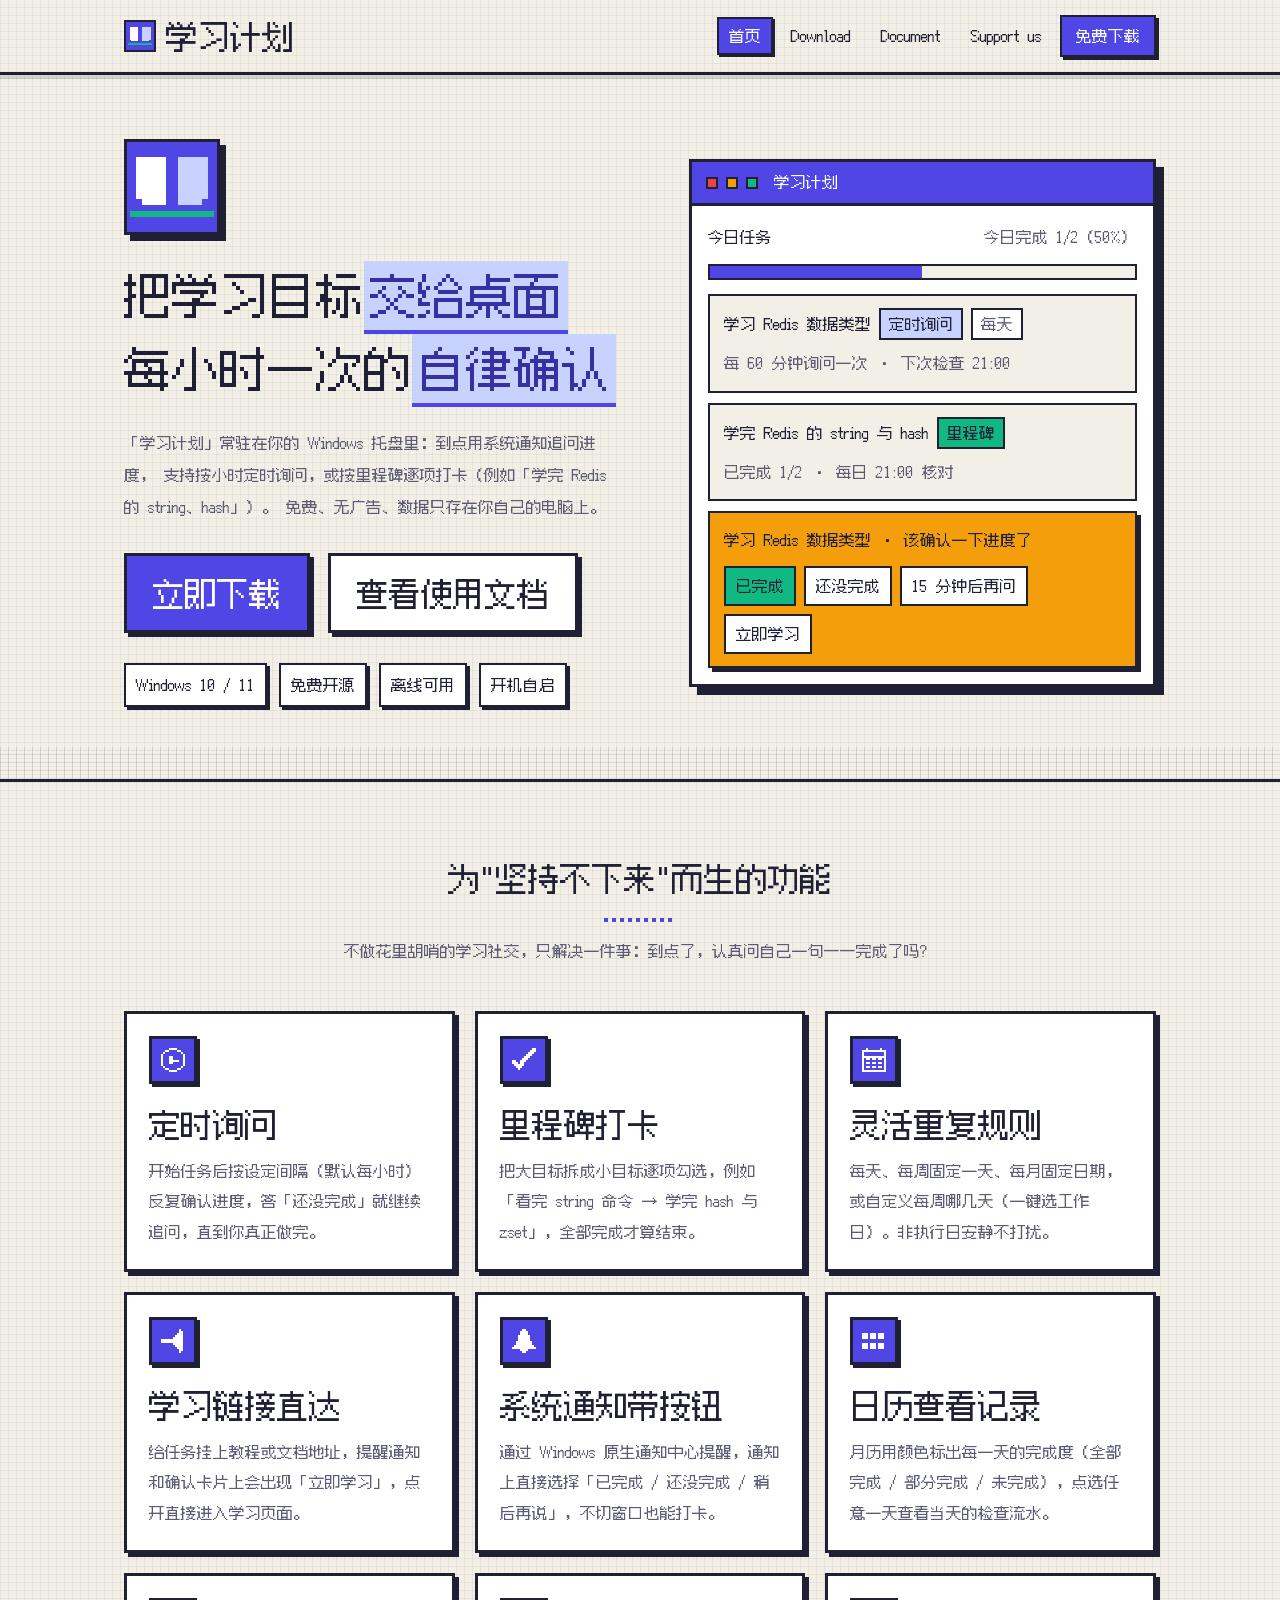
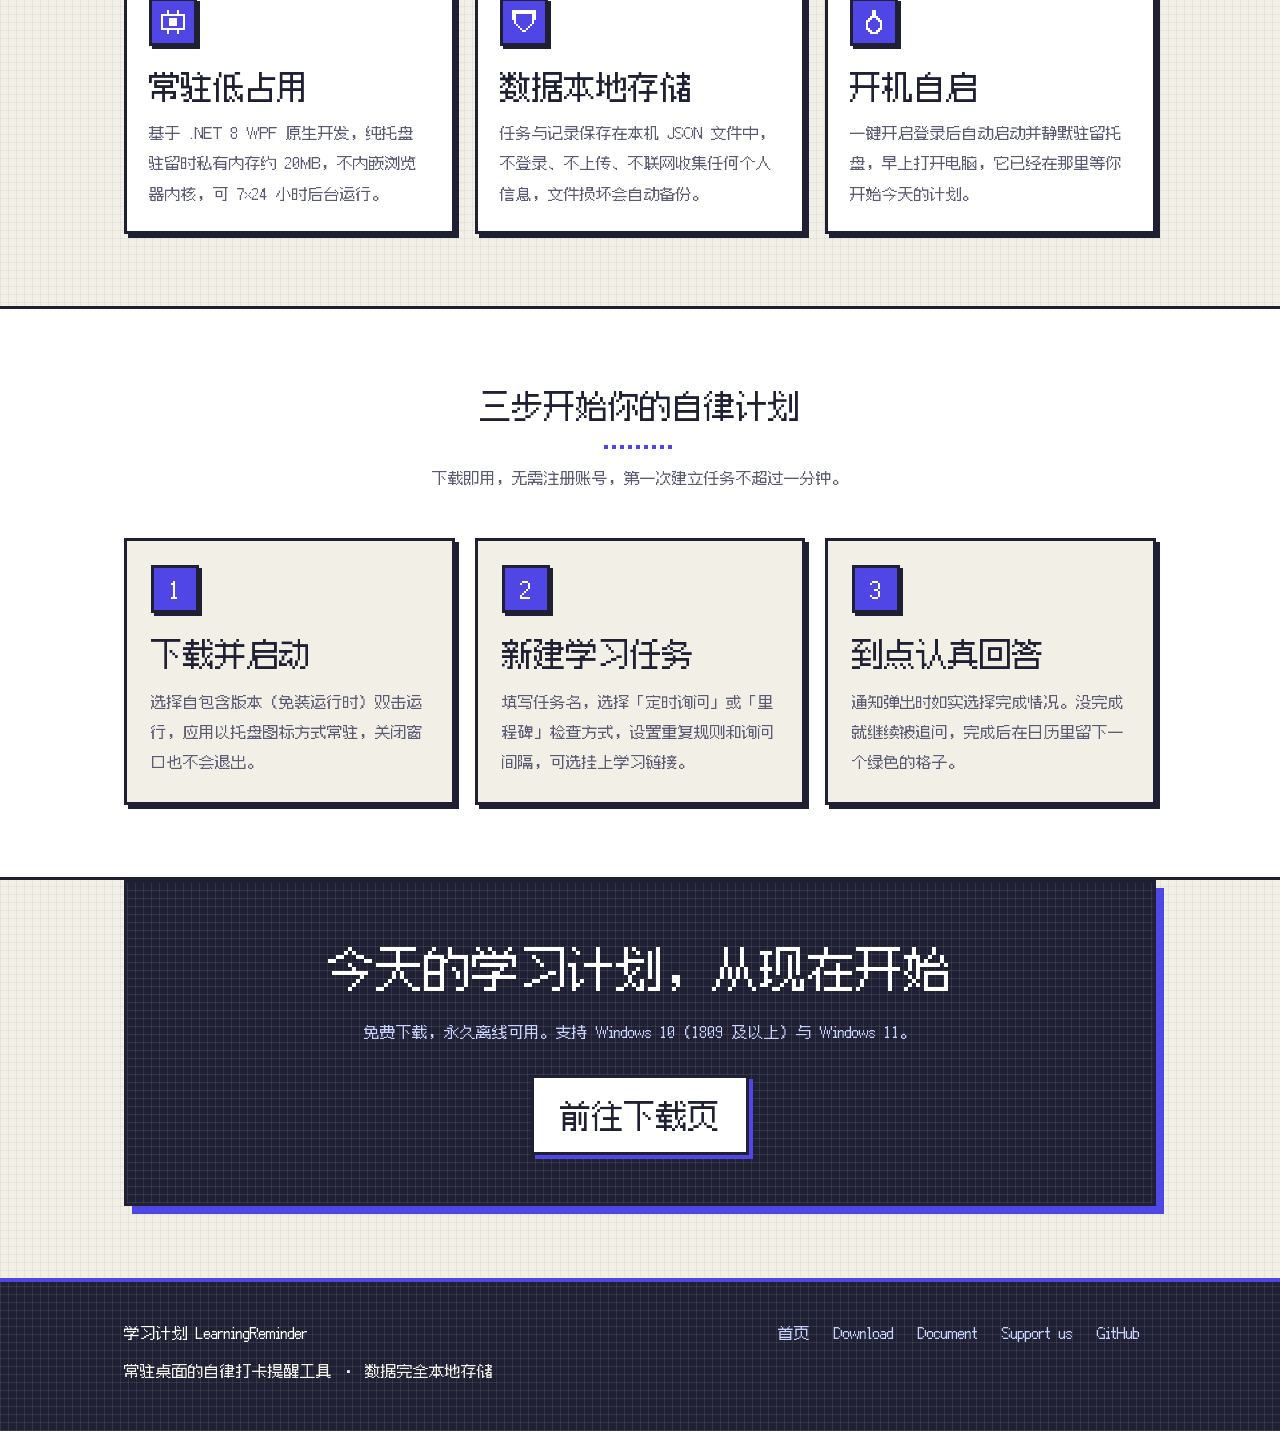
<file: docs/index.html>
<!DOCTYPE html>
<html lang="zh-CN">
<head>
  <meta charset="UTF-8" />
  <meta name="viewport" content="width=device-width, initial-scale=1.0" />
  <title>学习计划 · 常驻桌面的自律打卡提醒工具</title>
  <meta name="description" content="学习计划是一款 Windows 桌面常驻提醒工具：定时询问进度、里程碑打卡、重复任务、学习链接一键直达。免费、数据本地存储、后台低占用。" />
  <link rel="icon" type="image/svg+xml" href="assets/logo.svg" />
  <link rel="stylesheet" href="assets/style.css" />
</head>
<body>

<header class="site-header">
  <div class="container nav">
    <a class="brand" href="index.html">
      <img src="assets/logo.svg" alt="学习计划 Logo" />
      <span>学习计划</span>
    </a>
    <nav class="nav-links">
      <a href="index.html" class="active">首页</a>
      <a href="download.html">Download</a>
      <a href="document.html">Document</a>
      <a href="support.html">Support us</a>
      <a class="nav-cta" href="download.html">免费下载</a>
    </nav>
  </div>
</header>

<section class="hero">
  <div class="container hero-grid">
    <div class="hero-copy">
      <h1>把学习目标<span class="hl">交给桌面</span><br />每小时一次的<span class="hl">自律确认</span></h1>
      <p class="lead">
        「学习计划」常驻在你的 Windows 托盘里：到点用系统通知追问进度，
        支持按小时定时询问，或按里程碑逐项打卡（例如「学完 Redis 的 string、hash」）。
        免费、无广告、数据只存在你自己的电脑上。
      </p>
      <div class="hero-actions">
        <a class="btn btn-primary btn-lg" href="download.html">立即下载</a>
        <a class="btn btn-ghost btn-lg" href="document.html">查看使用文档</a>
      </div>
      <div class="hero-meta">
        <span>Windows 10 / 11</span>
        <span>免费开源</span>
        <span>离线可用</span>
        <span>开机自启</span>
      </div>
    </div>

    <div class="mock-window" aria-hidden="true">
      <div class="mock-titlebar">
        <span class="mock-dot dot-danger"></span>
        <span class="mock-dot dot-warn"></span>
        <span class="mock-dot dot-ok"></span>
        <span class="mock-title">学习计划</span>
      </div>
      <div class="mock-body">
        <div class="mock-progress-row">
          <span class="t">今日任务</span>
          <span class="mock-count">今日完成 1/2（50%）</span>
        </div>
        <div class="mock-bar"><i></i></div>

        <div class="mock-card">
          <div class="row">
            <span class="name">学习 Redis 数据类型</span>
            <span class="mock-tag">定时询问</span>
            <span class="mock-tag plain">每天</span>
          </div>
          <div class="sub">每 60 分钟询问一次 · 下次检查 21:00</div>
        </div>

        <div class="mock-card">
          <div class="row">
            <span class="name">学完 Redis 的 string 与 hash</span>
            <span class="mock-tag green">里程碑</span>
          </div>
          <div class="sub">已完成 1/2 · 每日 21:00 核对</div>
        </div>

        <div class="mock-toast">
          <div class="tt">学习 Redis 数据类型 · 该确认一下进度了</div>
          <div class="acts"><i>已完成</i><i>还没完成</i><i>15 分钟后再问</i><i>立即学习</i></div>
        </div>
      </div>
    </div>
  </div>
</section>

<section class="section">
  <div class="container">
    <div class="section-head">
      <h2>为"坚持不下来"而生的功能</h2>
      <p>不做花里胡哨的学习社交，只解决一件事：到点了，认真问自己一句——完成了吗？</p>
    </div>

    <div class="features">
      <div class="feature">
        <div class="icon">
          <svg viewBox="0 0 12 12" width="24" height="24" fill="currentColor" shape-rendering="crispEdges" aria-hidden="true" focusable="false"><rect x="4" y="0" width="4" height="1"/><rect x="2" y="1" width="2" height="1"/><rect x="8" y="1" width="2" height="1"/><rect x="1" y="2" width="1" height="1"/><rect x="10" y="2" width="1" height="1"/><rect x="0" y="3" width="1" height="1"/><rect x="11" y="3" width="1" height="1"/><rect x="0" y="4" width="1" height="1"/><rect x="4" y="4" width="2" height="1"/><rect x="11" y="4" width="1" height="1"/><rect x="0" y="5" width="1" height="1"/><rect x="4" y="5" width="2" height="1"/><rect x="11" y="5" width="1" height="1"/><rect x="0" y="6" width="1" height="1"/><rect x="4" y="6" width="5" height="1"/><rect x="11" y="6" width="1" height="1"/><rect x="0" y="7" width="1" height="1"/><rect x="4" y="7" width="2" height="1"/><rect x="11" y="7" width="1" height="1"/><rect x="0" y="8" width="1" height="1"/><rect x="11" y="8" width="1" height="1"/><rect x="1" y="9" width="1" height="1"/><rect x="10" y="9" width="1" height="1"/><rect x="2" y="10" width="2" height="1"/><rect x="8" y="10" width="2" height="1"/><rect x="4" y="11" width="4" height="1"/></svg>
        </div>
        <h3>定时询问</h3>
        <p>开始任务后按设定间隔（默认每小时）反复确认进度，答「还没完成」就继续追问，直到你真正做完。</p>
      </div>

      <div class="feature">
        <div class="icon">
          <svg viewBox="0 0 12 12" width="24" height="24" fill="currentColor" shape-rendering="crispEdges" aria-hidden="true" focusable="false"><rect x="10" y="0" width="2" height="1"/><rect x="9" y="1" width="3" height="1"/><rect x="8" y="2" width="3" height="1"/><rect x="7" y="3" width="3" height="1"/><rect x="6" y="4" width="3" height="1"/><rect x="5" y="5" width="3" height="1"/><rect x="0" y="6" width="2" height="1"/><rect x="4" y="6" width="3" height="1"/><rect x="0" y="7" width="3" height="1"/><rect x="4" y="7" width="2" height="1"/><rect x="1" y="8" width="5" height="1"/><rect x="2" y="9" width="3" height="1"/><rect x="3" y="10" width="1" height="1"/></svg>
        </div>
        <h3>里程碑打卡</h3>
        <p>把大目标拆成小目标逐项勾选，例如「看完 string 命令 → 学完 hash 与 zset」，全部完成才算结束。</p>
      </div>

      <div class="feature">
        <div class="icon">
          <svg viewBox="0 0 12 12" width="24" height="24" fill="currentColor" shape-rendering="crispEdges" aria-hidden="true" focusable="false"><rect x="2" y="0" width="1" height="1"/><rect x="9" y="0" width="1" height="1"/><rect x="0" y="1" width="12" height="1"/><rect x="0" y="2" width="1" height="1"/><rect x="11" y="2" width="1" height="1"/><rect x="0" y="3" width="1" height="1"/><rect x="11" y="3" width="1" height="1"/><rect x="0" y="4" width="12" height="1"/><rect x="0" y="5" width="1" height="1"/><rect x="2" y="5" width="2" height="1"/><rect x="5" y="5" width="2" height="1"/><rect x="8" y="5" width="2" height="1"/><rect x="11" y="5" width="1" height="1"/><rect x="0" y="6" width="1" height="1"/><rect x="11" y="6" width="1" height="1"/><rect x="0" y="7" width="1" height="1"/><rect x="2" y="7" width="2" height="1"/><rect x="5" y="7" width="2" height="1"/><rect x="8" y="7" width="2" height="1"/><rect x="11" y="7" width="1" height="1"/><rect x="0" y="8" width="1" height="1"/><rect x="11" y="8" width="1" height="1"/><rect x="0" y="9" width="1" height="1"/><rect x="2" y="9" width="2" height="1"/><rect x="5" y="9" width="2" height="1"/><rect x="8" y="9" width="2" height="1"/><rect x="11" y="9" width="1" height="1"/><rect x="0" y="10" width="1" height="1"/><rect x="11" y="10" width="1" height="1"/><rect x="0" y="11" width="12" height="1"/></svg>
        </div>
        <h3>灵活重复规则</h3>
        <p>每天、每周固定一天、每月固定日期，或自定义每周哪几天（一键选工作日）。非执行日安静不打扰。</p>
      </div>

      <div class="feature">
        <div class="icon">
          <svg viewBox="0 0 12 12" width="24" height="24" fill="currentColor" shape-rendering="crispEdges" aria-hidden="true" focusable="false"><rect x="9" y="0" width="1" height="1"/><rect x="9" y="1" width="2" height="1"/><rect x="8" y="2" width="3" height="1"/><rect x="7" y="3" width="4" height="1"/><rect x="6" y="4" width="5" height="1"/><rect x="0" y="5" width="11" height="1"/><rect x="0" y="6" width="11" height="1"/><rect x="6" y="7" width="5" height="1"/><rect x="7" y="8" width="4" height="1"/><rect x="8" y="9" width="3" height="1"/><rect x="9" y="10" width="2" height="1"/><rect x="9" y="11" width="1" height="1"/></svg>
        </div>
        <h3>学习链接直达</h3>
        <p>给任务挂上教程或文档地址，提醒通知和确认卡片上会出现「立即学习」，点开直接进入学习页面。</p>
      </div>

      <div class="feature">
        <div class="icon">
          <svg viewBox="0 0 12 12" width="24" height="24" fill="currentColor" shape-rendering="crispEdges" aria-hidden="true" focusable="false"><rect x="5" y="0" width="2" height="1"/><rect x="4" y="1" width="4" height="1"/><rect x="4" y="2" width="4" height="1"/><rect x="3" y="3" width="6" height="1"/><rect x="3" y="4" width="6" height="1"/><rect x="3" y="5" width="6" height="1"/><rect x="2" y="6" width="8" height="1"/><rect x="2" y="7" width="8" height="1"/><rect x="1" y="8" width="10" height="1"/><rect x="0" y="9" width="12" height="1"/><rect x="4" y="10" width="4" height="1"/><rect x="5" y="11" width="2" height="1"/></svg>
        </div>
        <h3>系统通知带按钮</h3>
        <p>通过 Windows 原生通知中心提醒，通知上直接选择「已完成 / 还没完成 / 稍后再说」，不切窗口也能打卡。</p>
      </div>

      <div class="feature">
        <div class="icon">
          <svg viewBox="0 0 12 12" width="24" height="24" fill="currentColor" shape-rendering="crispEdges" aria-hidden="true" focusable="false"><rect x="0" y="2" width="3" height="1"/><rect x="4" y="2" width="3" height="1"/><rect x="8" y="2" width="3" height="1"/><rect x="0" y="3" width="3" height="1"/><rect x="4" y="3" width="3" height="1"/><rect x="8" y="3" width="3" height="1"/><rect x="0" y="4" width="3" height="1"/><rect x="4" y="4" width="3" height="1"/><rect x="8" y="4" width="3" height="1"/><rect x="0" y="7" width="3" height="1"/><rect x="4" y="7" width="3" height="1"/><rect x="8" y="7" width="3" height="1"/><rect x="0" y="8" width="3" height="1"/><rect x="4" y="8" width="3" height="1"/><rect x="8" y="8" width="3" height="1"/><rect x="0" y="9" width="3" height="1"/><rect x="4" y="9" width="3" height="1"/><rect x="8" y="9" width="3" height="1"/></svg>
        </div>
        <h3>日历查看记录</h3>
        <p>月历用颜色标出每一天的完成度（全部完成 / 部分完成 / 未完成），点选任意一天查看当天的检查流水。</p>
      </div>

      <div class="feature">
        <div class="icon">
          <svg viewBox="0 0 12 12" width="24" height="24" fill="currentColor" shape-rendering="crispEdges" aria-hidden="true" focusable="false"><rect x="3" y="0" width="1" height="1"/><rect x="8" y="0" width="1" height="1"/><rect x="3" y="1" width="1" height="1"/><rect x="8" y="1" width="1" height="1"/><rect x="0" y="2" width="12" height="1"/><rect x="0" y="3" width="1" height="1"/><rect x="11" y="3" width="1" height="1"/><rect x="0" y="4" width="1" height="1"/><rect x="4" y="4" width="4" height="1"/><rect x="11" y="4" width="1" height="1"/><rect x="0" y="5" width="1" height="1"/><rect x="4" y="5" width="4" height="1"/><rect x="11" y="5" width="1" height="1"/><rect x="0" y="6" width="1" height="1"/><rect x="4" y="6" width="4" height="1"/><rect x="11" y="6" width="1" height="1"/><rect x="0" y="7" width="1" height="1"/><rect x="4" y="7" width="4" height="1"/><rect x="11" y="7" width="1" height="1"/><rect x="0" y="8" width="1" height="1"/><rect x="11" y="8" width="1" height="1"/><rect x="0" y="9" width="12" height="1"/><rect x="3" y="10" width="1" height="1"/><rect x="8" y="10" width="1" height="1"/><rect x="3" y="11" width="1" height="1"/><rect x="8" y="11" width="1" height="1"/></svg>
        </div>
        <h3>常驻低占用</h3>
        <p>基于 .NET 8 WPF 原生开发，纯托盘驻留时私有内存约 20MB，不内嵌浏览器内核，可 7×24 小时后台运行。</p>
      </div>

      <div class="feature">
        <div class="icon">
          <svg viewBox="0 0 12 12" width="24" height="24" fill="currentColor" shape-rendering="crispEdges" aria-hidden="true" focusable="false"><rect x="0" y="0" width="12" height="1"/><rect x="0" y="1" width="12" height="1"/><rect x="0" y="2" width="2" height="1"/><rect x="10" y="2" width="2" height="1"/><rect x="0" y="3" width="2" height="1"/><rect x="10" y="3" width="2" height="1"/><rect x="0" y="4" width="2" height="1"/><rect x="10" y="4" width="2" height="1"/><rect x="1" y="5" width="1" height="1"/><rect x="10" y="5" width="1" height="1"/><rect x="1" y="6" width="1" height="1"/><rect x="10" y="6" width="1" height="1"/><rect x="2" y="7" width="1" height="1"/><rect x="9" y="7" width="1" height="1"/><rect x="3" y="8" width="1" height="1"/><rect x="8" y="8" width="1" height="1"/><rect x="4" y="9" width="1" height="1"/><rect x="7" y="9" width="1" height="1"/><rect x="5" y="10" width="2" height="1"/></svg>
        </div>
        <h3>数据本地存储</h3>
        <p>任务与记录保存在本机 JSON 文件中，不登录、不上传、不联网收集任何个人信息，文件损坏会自动备份。</p>
      </div>

      <div class="feature">
        <div class="icon">
          <svg viewBox="0 0 12 12" width="24" height="24" fill="currentColor" shape-rendering="crispEdges" aria-hidden="true" focusable="false"><rect x="5" y="0" width="2" height="1"/><rect x="5" y="1" width="2" height="1"/><rect x="5" y="2" width="2" height="1"/><rect x="4" y="3" width="4" height="1"/><rect x="3" y="4" width="2" height="1"/><rect x="7" y="4" width="2" height="1"/><rect x="2" y="5" width="2" height="1"/><rect x="8" y="5" width="2" height="1"/><rect x="2" y="6" width="1" height="1"/><rect x="9" y="6" width="1" height="1"/><rect x="2" y="7" width="1" height="1"/><rect x="9" y="7" width="1" height="1"/><rect x="2" y="8" width="1" height="1"/><rect x="9" y="8" width="1" height="1"/><rect x="2" y="9" width="2" height="1"/><rect x="8" y="9" width="2" height="1"/><rect x="3" y="10" width="2" height="1"/><rect x="7" y="10" width="2" height="1"/><rect x="4" y="11" width="4" height="1"/></svg>
        </div>
        <h3>开机自启</h3>
        <p>一键开启登录后自动启动并静默驻留托盘，早上打开电脑，它已经在那里等你开始今天的计划。</p>
      </div>
    </div>
  </div>
</section>

<section class="section alt">
  <div class="container">
    <div class="section-head">
      <h2>三步开始你的自律计划</h2>
      <p>下载即用，无需注册账号，第一次建立任务不超过一分钟。</p>
    </div>

    <div class="steps">
      <div class="step">
        <div class="num">1</div>
        <h3>下载并启动</h3>
        <p>选择自包含版本（免装运行时）双击运行，应用以托盘图标方式常驻，关闭窗口也不会退出。</p>
      </div>
      <div class="step">
        <div class="num">2</div>
        <h3>新建学习任务</h3>
        <p>填写任务名，选择「定时询问」或「里程碑」检查方式，设置重复规则和询问间隔，可选挂上学习链接。</p>
      </div>
      <div class="step">
        <div class="num">3</div>
        <h3>到点认真回答</h3>
        <p>通知弹出时如实选择完成情况。没完成就继续被追问，完成后在日历里留下一个绿色的格子。</p>
      </div>
    </div>
  </div>
</section>

<div class="container">
  <div class="cta-band">
    <h2>今天的学习计划，从现在开始</h2>
    <p>免费下载，永久离线可用。支持 Windows 10（1809 及以上）与 Windows 11。</p>
    <a class="btn btn-primary btn-lg" href="download.html">前往下载页</a>
  </div>
</div>

<footer class="site-footer">
  <div class="container footer-row">
    <div>
      <div class="footer-brand">学习计划 LearningReminder</div>
      <div>常驻桌面的自律打卡提醒工具 · 数据完全本地存储</div>
    </div>
    <div>
      <a href="index.html">首页</a>
      <a href="download.html">Download</a>
      <a href="document.html">Document</a>
      <a href="support.html">Support us</a>
      <a href="https://github.com/liiyunxi/learning-reminder" target="_blank" rel="noopener">GitHub</a>
    </div>
  </div>
</footer>

</body>
</html>
</file>
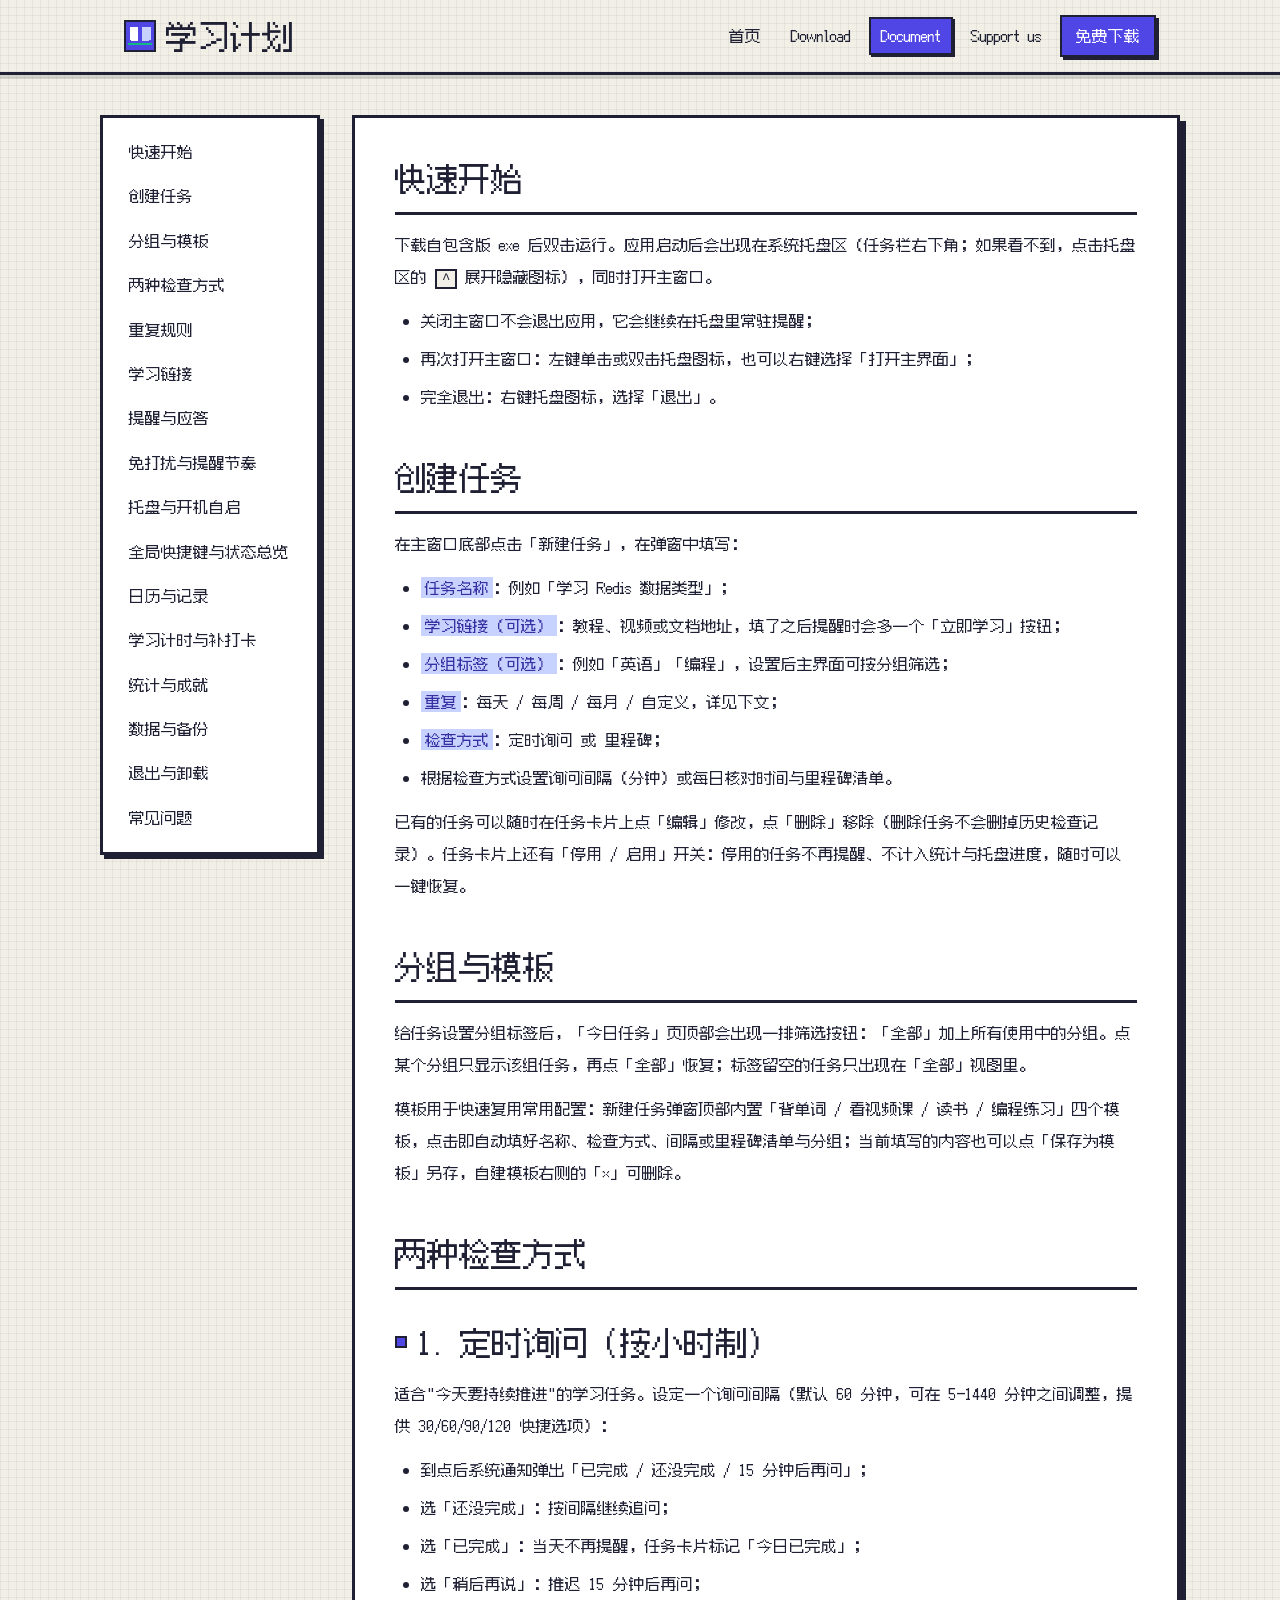
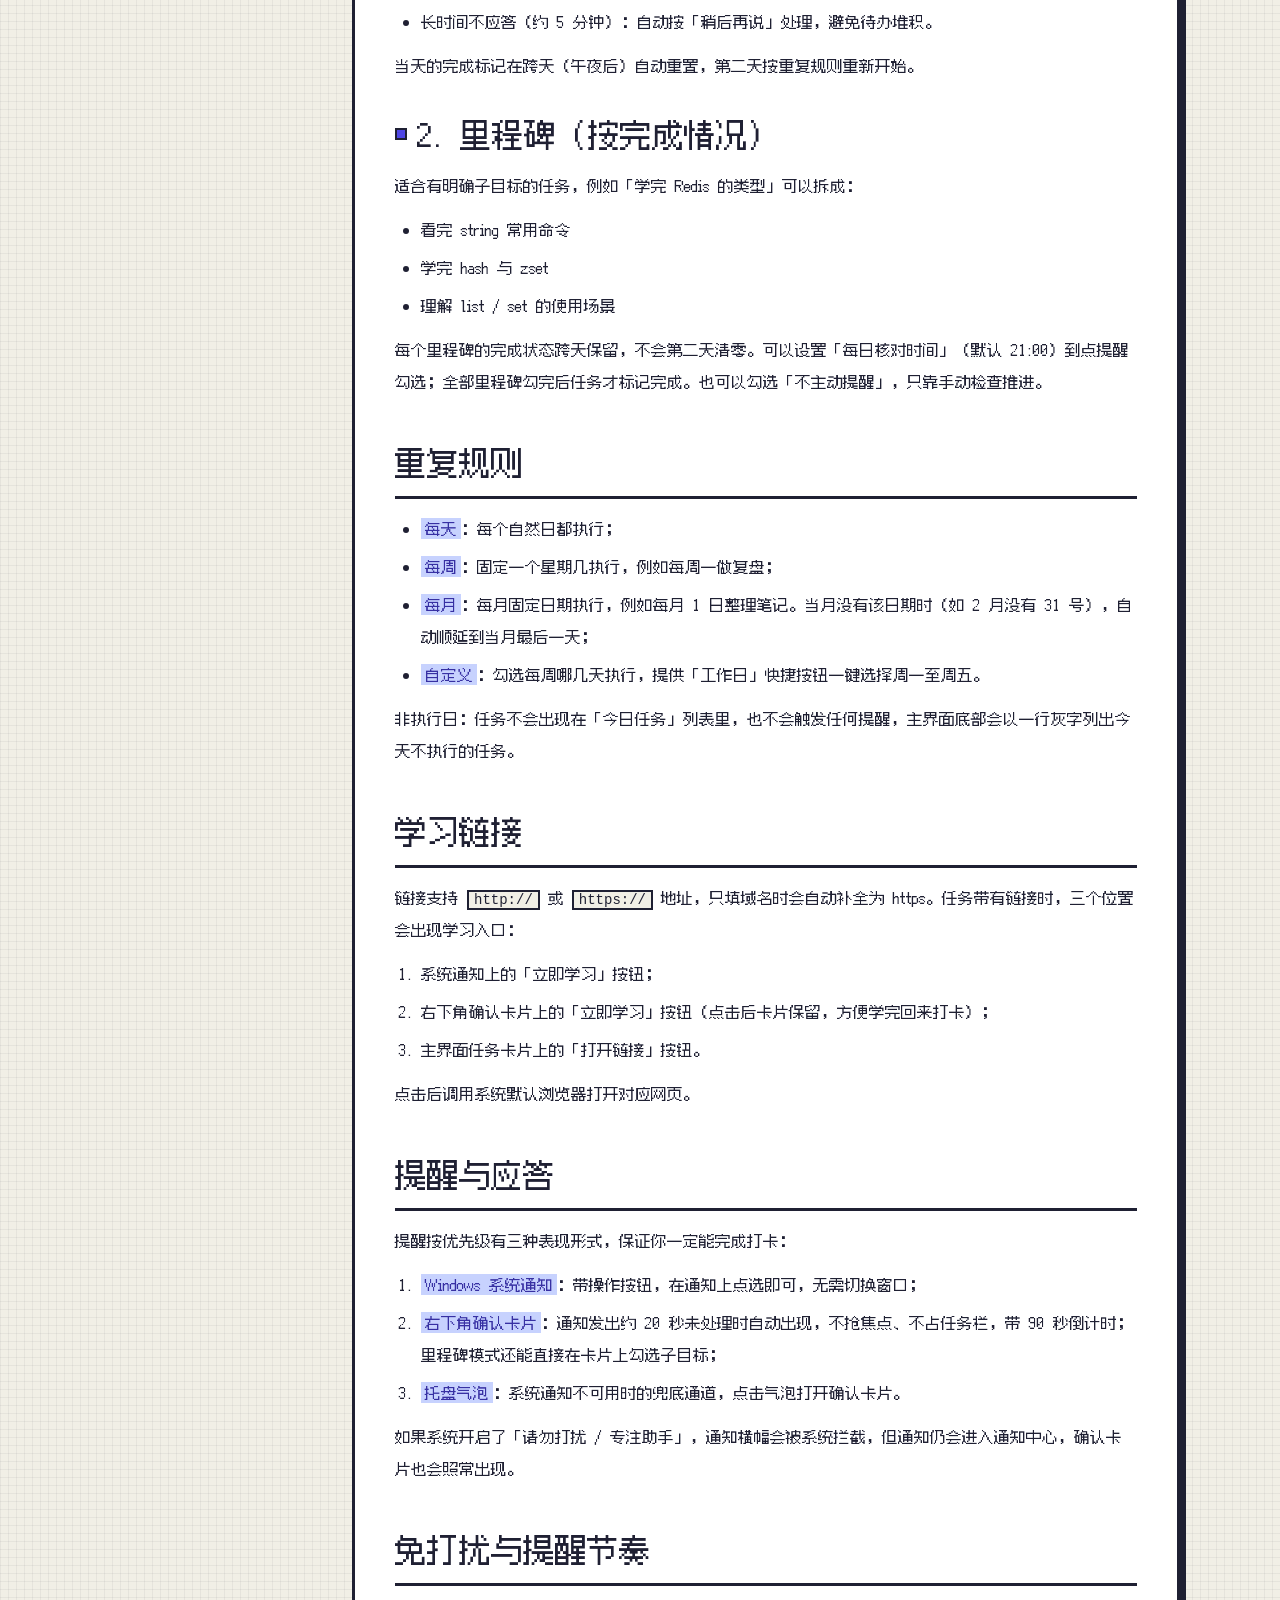
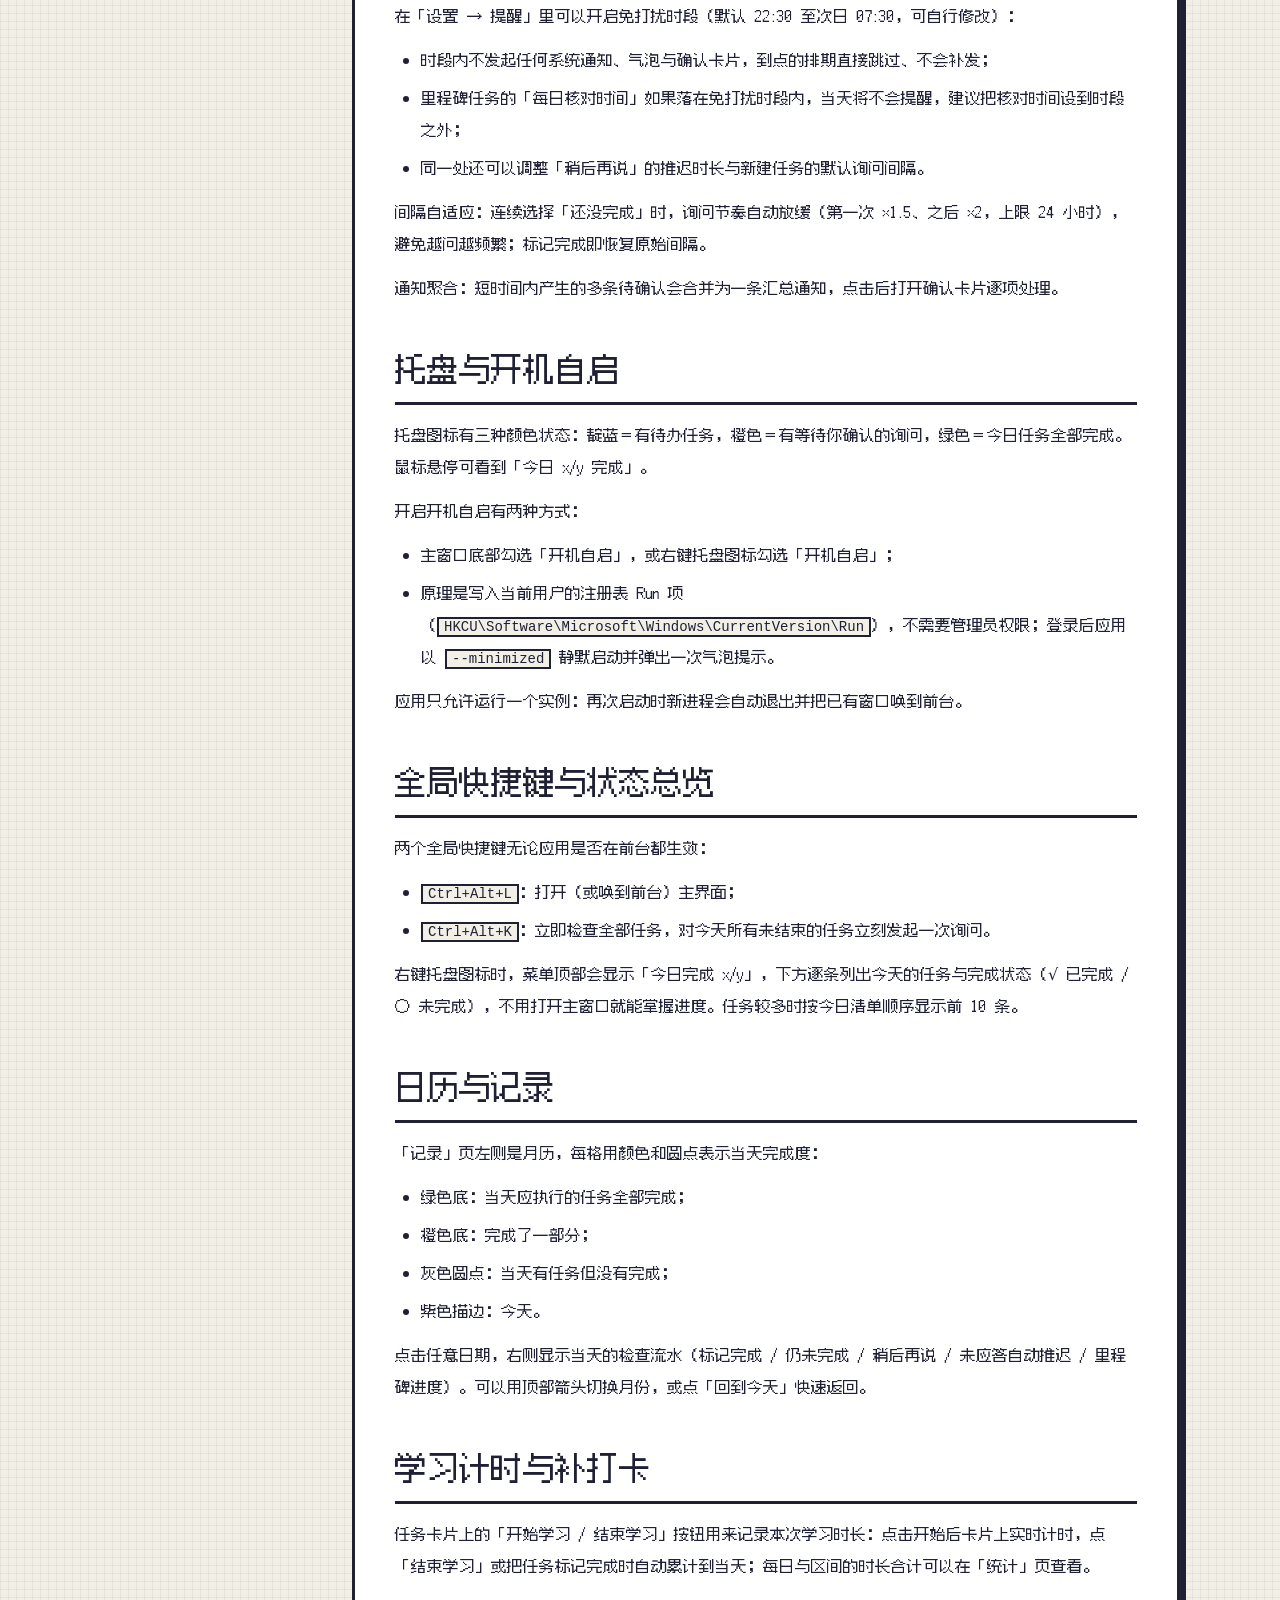
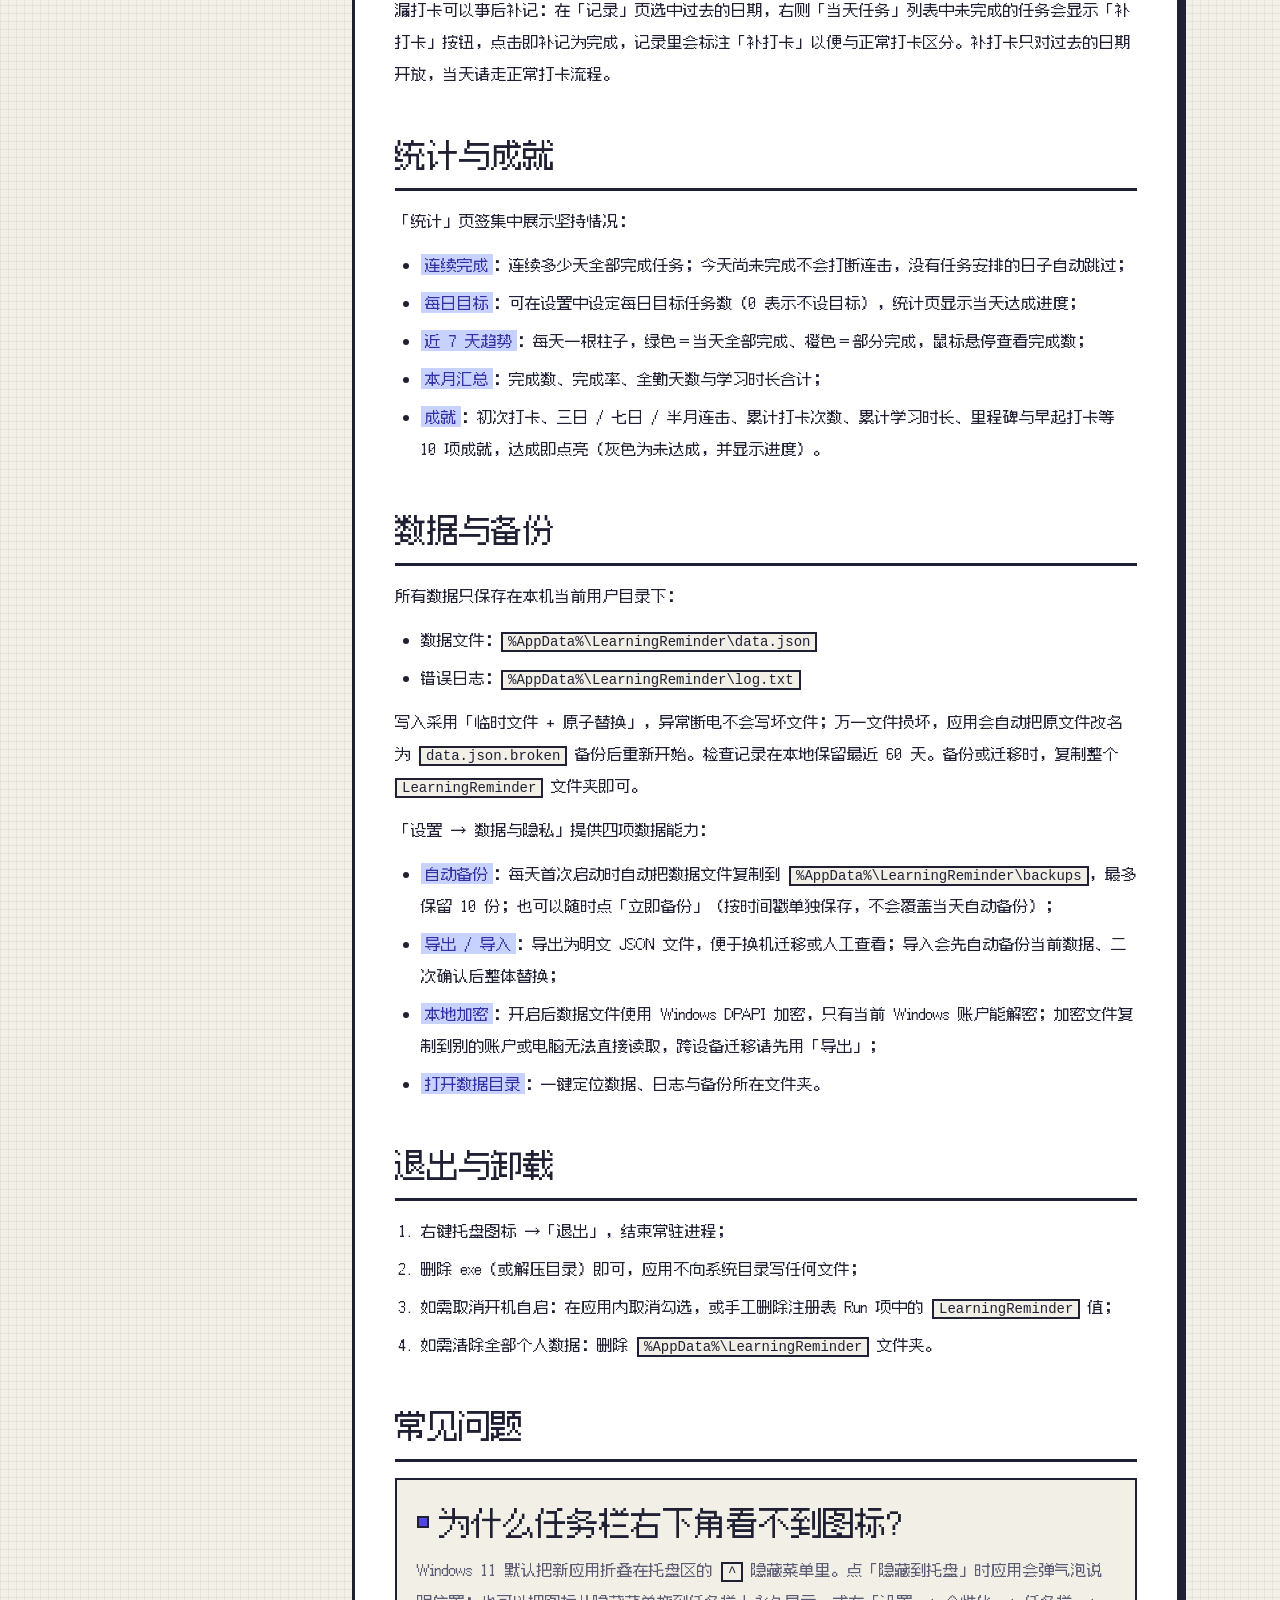
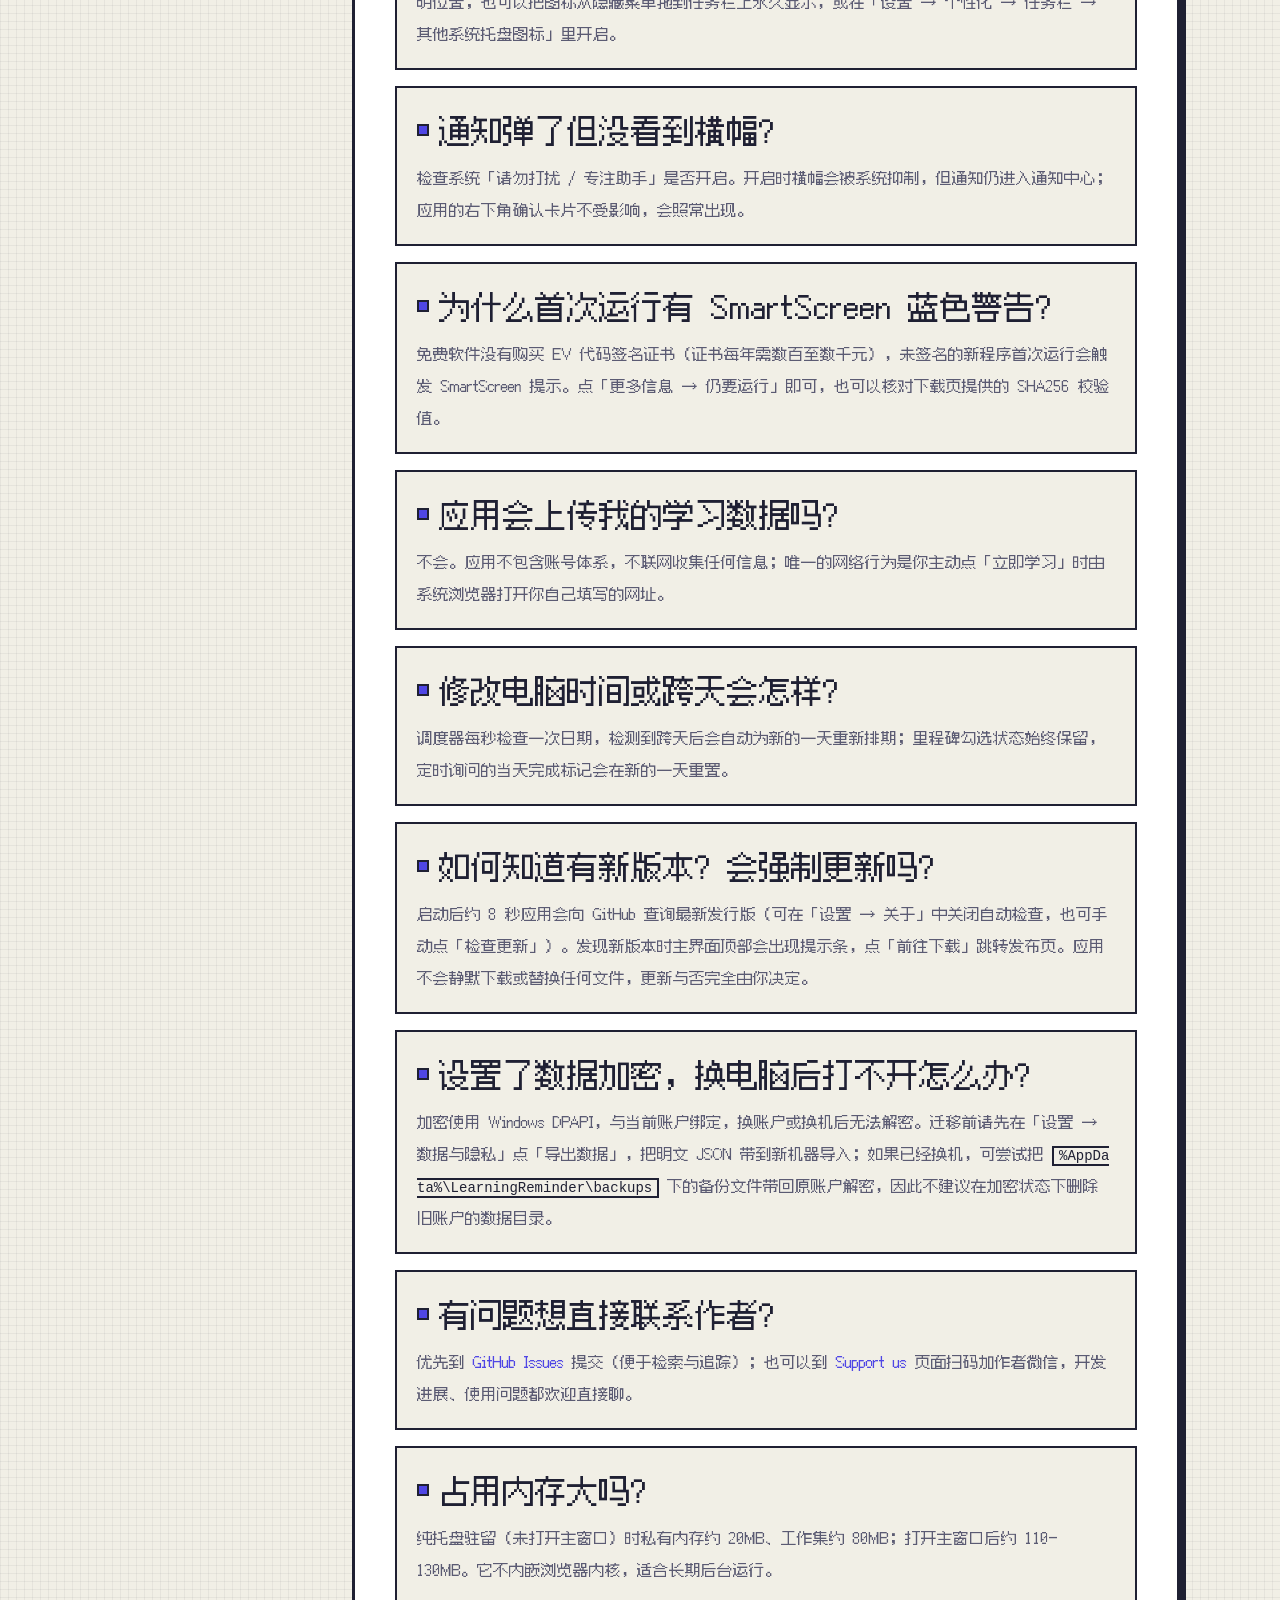
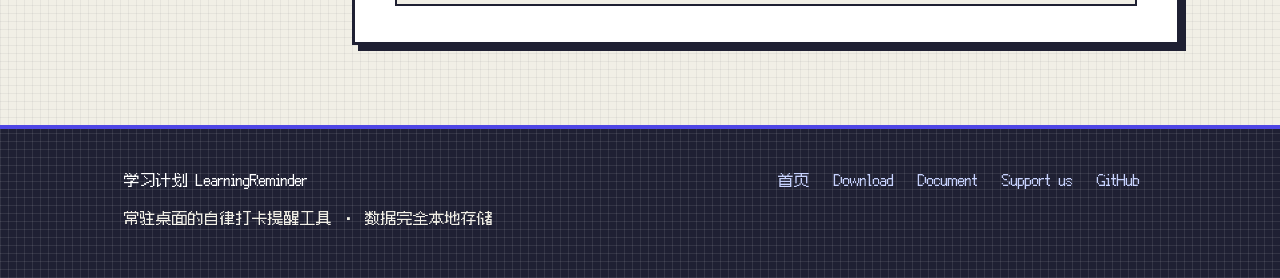
<file: docs/document.html>
<!DOCTYPE html>
<html lang="zh-CN">
<head>
  <meta charset="UTF-8" />
  <meta name="viewport" content="width=device-width, initial-scale=1.0" />
  <title>Document · 使用文档 · 学习计划</title>
  <meta name="description" content="学习计划使用文档：快速开始、创建任务与模板、分组标签、定时询问与里程碑、重复规则、免打扰与提醒节奏、学习计时与补打卡、统计与成就、托盘与全局快捷键、数据备份与加密、常见问题。" />
  <link rel="icon" type="image/svg+xml" href="assets/logo.svg" />
  <link rel="stylesheet" href="assets/style.css" />
</head>
<body>

<header class="site-header">
  <div class="container nav">
    <a class="brand" href="index.html">
      <img src="assets/logo.svg" alt="学习计划 Logo" />
      <span>学习计划</span>
    </a>
    <nav class="nav-links">
      <a href="index.html">首页</a>
      <a href="download.html">Download</a>
      <a href="document.html" class="active">Document</a>
      <a href="support.html">Support us</a>
      <a class="nav-cta" href="download.html">免费下载</a>
    </nav>
  </div>
</header>

<div class="container doc-layout">

  <aside class="doc-toc">
    <a href="#start">快速开始</a>
    <a href="#create">创建任务</a>
    <a href="#tag">分组与模板</a>
    <a href="#modes">两种检查方式</a>
    <a href="#repeat">重复规则</a>
    <a href="#link">学习链接</a>
    <a href="#answer">提醒与应答</a>
    <a href="#dnd">免打扰与提醒节奏</a>
    <a href="#tray">托盘与开机自启</a>
    <a href="#hotkey">全局快捷键与状态总览</a>
    <a href="#calendar">日历与记录</a>
    <a href="#study">学习计时与补打卡</a>
    <a href="#stats">统计与成就</a>
    <a href="#data">数据与备份</a>
    <a href="#uninstall">退出与卸载</a>
    <a href="#faq">常见问题</a>
  </aside>

  <main class="doc-content">

    <h2 id="start">快速开始</h2>
    <p>下载自包含版 exe 后双击运行。应用启动后会出现在系统托盘区（任务栏右下角；如果看不到，点击托盘区的 <code>^</code> 展开隐藏图标），同时打开主窗口。</p>
    <ul>
      <li>关闭主窗口不会退出应用，它会继续在托盘里常驻提醒；</li>
      <li>再次打开主窗口：左键单击或双击托盘图标，也可以右键选择「打开主界面」；</li>
      <li>完全退出：右键托盘图标，选择「退出」。</li>
    </ul>

    <h2 id="create">创建任务</h2>
    <p>在主窗口底部点击「新建任务」，在弹窗中填写：</p>
    <ul>
      <li><strong>任务名称</strong>：例如「学习 Redis 数据类型」；</li>
      <li><strong>学习链接（可选）</strong>：教程、视频或文档地址，填了之后提醒时会多一个「立即学习」按钮；</li>
      <li><strong>分组标签（可选）</strong>：例如「英语」「编程」，设置后主界面可按分组筛选；</li>
      <li><strong>重复</strong>：每天 / 每周 / 每月 / 自定义，详见下文；</li>
      <li><strong>检查方式</strong>：定时询问 或 里程碑；</li>
      <li>根据检查方式设置询问间隔（分钟）或每日核对时间与里程碑清单。</li>
    </ul>
    <p>已有的任务可以随时在任务卡片上点「编辑」修改，点「删除」移除（删除任务不会删掉历史检查记录）。任务卡片上还有「停用 / 启用」开关：停用的任务不再提醒、不计入统计与托盘进度，随时可以一键恢复。</p>

    <h2 id="tag">分组与模板</h2>
    <p>给任务设置分组标签后，「今日任务」页顶部会出现一排筛选按钮：「全部」加上所有使用中的分组。点某个分组只显示该组任务，再点「全部」恢复；标签留空的任务只出现在「全部」视图里。</p>
    <p>模板用于快速复用常用配置：新建任务弹窗顶部内置「背单词 / 看视频课 / 读书 / 编程练习」四个模板，点击即自动填好名称、检查方式、间隔或里程碑清单与分组；当前填写的内容也可以点「保存为模板」另存，自建模板右侧的「×」可删除。</p>

    <h2 id="modes">两种检查方式</h2>

    <h3>1. 定时询问（按小时制）</h3>
    <p>适合"今天要持续推进"的学习任务。设定一个询问间隔（默认 60 分钟，可在 5–1440 分钟之间调整，提供 30/60/90/120 快捷选项）：</p>
    <ul>
      <li>到点后系统通知弹出「已完成 / 还没完成 / 15 分钟后再问」；</li>
      <li>选「还没完成」：按间隔继续追问；</li>
      <li>选「已完成」：当天不再提醒，任务卡片标记「今日已完成」；</li>
      <li>选「稍后再说」：推迟 15 分钟后再问；</li>
      <li>长时间不应答（约 5 分钟）：自动按「稍后再说」处理，避免待办堆积。</li>
    </ul>
    <p>当天的完成标记在跨天（午夜后）自动重置，第二天按重复规则重新开始。</p>

    <h3>2. 里程碑（按完成情况）</h3>
    <p>适合有明确子目标的任务，例如「学完 Redis 的类型」可以拆成：</p>
    <ul>
      <li>看完 string 常用命令</li>
      <li>学完 hash 与 zset</li>
      <li>理解 list / set 的使用场景</li>
    </ul>
    <p>每个里程碑的完成状态跨天保留，不会第二天清零。可以设置「每日核对时间」（默认 21:00）到点提醒勾选；全部里程碑勾完后任务才标记完成。也可以勾选「不主动提醒」，只靠手动检查推进。</p>

    <h2 id="repeat">重复规则</h2>
    <ul>
      <li><strong>每天</strong>：每个自然日都执行；</li>
      <li><strong>每周</strong>：固定一个星期几执行，例如每周一做复盘；</li>
      <li><strong>每月</strong>：每月固定日期执行，例如每月 1 日整理笔记。当月没有该日期时（如 2 月没有 31 号），自动顺延到当月最后一天；</li>
      <li><strong>自定义</strong>：勾选每周哪几天执行，提供「工作日」快捷按钮一键选择周一至周五。</li>
    </ul>
    <p>非执行日：任务不会出现在「今日任务」列表里，也不会触发任何提醒，主界面底部会以一行灰字列出今天不执行的任务。</p>

    <h2 id="link">学习链接</h2>
    <p>链接支持 <code>http://</code> 或 <code>https://</code> 地址，只填域名时会自动补全为 https。任务带有链接时，三个位置会出现学习入口：</p>
    <ol>
      <li>系统通知上的「立即学习」按钮；</li>
      <li>右下角确认卡片上的「立即学习」按钮（点击后卡片保留，方便学完回来打卡）；</li>
      <li>主界面任务卡片上的「打开链接」按钮。</li>
    </ol>
    <p>点击后调用系统默认浏览器打开对应网页。</p>

    <h2 id="answer">提醒与应答</h2>
    <p>提醒按优先级有三种表现形式，保证你一定能完成打卡：</p>
    <ol>
      <li><strong>Windows 系统通知</strong>：带操作按钮，在通知上点选即可，无需切换窗口；</li>
      <li><strong>右下角确认卡片</strong>：通知发出约 20 秒未处理时自动出现，不抢焦点、不占任务栏，带 90 秒倒计时；里程碑模式还能直接在卡片上勾选子目标；</li>
      <li><strong>托盘气泡</strong>：系统通知不可用时的兜底通道，点击气泡打开确认卡片。</li>
    </ol>
    <p>如果系统开启了「请勿打扰 / 专注助手」，通知横幅会被系统拦截，但通知仍会进入通知中心，确认卡片也会照常出现。</p>

    <h2 id="dnd">免打扰与提醒节奏</h2>
    <p>在「设置 → 提醒」里可以开启免打扰时段（默认 22:30 至次日 07:30，可自行修改）：</p>
    <ul>
      <li>时段内不发起任何系统通知、气泡与确认卡片，到点的排期直接跳过、不会补发；</li>
      <li>里程碑任务的「每日核对时间」如果落在免打扰时段内，当天将不会提醒，建议把核对时间设到时段之外；</li>
      <li>同一处还可以调整「稍后再说」的推迟时长与新建任务的默认询问间隔。</li>
    </ul>
    <p>间隔自适应：连续选择「还没完成」时，询问节奏自动放缓（第一次 ×1.5、之后 ×2，上限 24 小时），避免越问越频繁；标记完成即恢复原始间隔。</p>
    <p>通知聚合：短时间内产生的多条待确认会合并为一条汇总通知，点击后打开确认卡片逐项处理。</p>

    <h2 id="tray">托盘与开机自启</h2>
    <p>托盘图标有三种颜色状态：靛蓝＝有待办任务，橙色＝有等待你确认的询问，绿色＝今日任务全部完成。鼠标悬停可看到「今日 x/y 完成」。</p>
    <p>开启开机自启有两种方式：</p>
    <ul>
      <li>主窗口底部勾选「开机自启」，或右键托盘图标勾选「开机自启」；</li>
      <li>原理是写入当前用户的注册表 Run 项（<code>HKCU\Software\Microsoft\Windows\CurrentVersion\Run</code>），不需要管理员权限；登录后应用以 <code>--minimized</code> 静默启动并弹出一次气泡提示。</li>
    </ul>
    <p>应用只允许运行一个实例：再次启动时新进程会自动退出并把已有窗口唤到前台。</p>

    <h2 id="hotkey">全局快捷键与状态总览</h2>
    <p>两个全局快捷键无论应用是否在前台都生效：</p>
    <ul>
      <li><code>Ctrl+Alt+L</code>：打开（或唤到前台）主界面；</li>
      <li><code>Ctrl+Alt+K</code>：立即检查全部任务，对今天所有未结束的任务立刻发起一次询问。</li>
    </ul>
    <p>右键托盘图标时，菜单顶部会显示「今日完成 x/y」，下方逐条列出今天的任务与完成状态（√ 已完成 / ○ 未完成），不用打开主窗口就能掌握进度。任务较多时按今日清单顺序显示前 10 条。</p>

    <h2 id="calendar">日历与记录</h2>
    <p>「记录」页左侧是月历，每格用颜色和圆点表示当天完成度：</p>
    <ul>
      <li>绿色底：当天应执行的任务全部完成；</li>
      <li>橙色底：完成了一部分；</li>
      <li>灰色圆点：当天有任务但没有完成；</li>
      <li>紫色描边：今天。</li>
    </ul>
    <p>点击任意日期，右侧显示当天的检查流水（标记完成 / 仍未完成 / 稍后再说 / 未应答自动推迟 / 里程碑进度）。可以用顶部箭头切换月份，或点「回到今天」快速返回。</p>

    <h2 id="study">学习计时与补打卡</h2>
    <p>任务卡片上的「开始学习 / 结束学习」按钮用来记录本次学习时长：点击开始后卡片上实时计时，点「结束学习」或把任务标记完成时自动累计到当天；每日与区间的时长合计可以在「统计」页查看。</p>
    <p>漏打卡可以事后补记：在「记录」页选中过去的日期，右侧「当天任务」列表中未完成的任务会显示「补打卡」按钮，点击即补记为完成，记录里会标注「补打卡」以便与正常打卡区分。补打卡只对过去的日期开放，当天请走正常打卡流程。</p>

    <h2 id="stats">统计与成就</h2>
    <p>「统计」页签集中展示坚持情况：</p>
    <ul>
      <li><strong>连续完成</strong>：连续多少天全部完成任务；今天尚未完成不会打断连击，没有任务安排的日子自动跳过；</li>
      <li><strong>每日目标</strong>：可在设置中设定每日目标任务数（0 表示不设目标），统计页显示当天达成进度；</li>
      <li><strong>近 7 天趋势</strong>：每天一根柱子，绿色＝当天全部完成、橙色＝部分完成，鼠标悬停查看完成数；</li>
      <li><strong>本月汇总</strong>：完成数、完成率、全勤天数与学习时长合计；</li>
      <li><strong>成就</strong>：初次打卡、三日 / 七日 / 半月连击、累计打卡次数、累计学习时长、里程碑与早起打卡等 10 项成就，达成即点亮（灰色为未达成，并显示进度）。</li>
    </ul>

    <h2 id="data">数据与备份</h2>
    <p>所有数据只保存在本机当前用户目录下：</p>
    <ul>
      <li>数据文件：<code class="path">%AppData%\LearningReminder\data.json</code></li>
      <li>错误日志：<code class="path">%AppData%\LearningReminder\log.txt</code></li>
    </ul>
    <p>写入采用「临时文件 + 原子替换」，异常断电不会写坏文件；万一文件损坏，应用会自动把原文件改名为 <code>data.json.broken</code> 备份后重新开始。检查记录在本地保留最近 60 天。备份或迁移时，复制整个 <code>LearningReminder</code> 文件夹即可。</p>
    <p>「设置 → 数据与隐私」提供四项数据能力：</p>
    <ul>
      <li><strong>自动备份</strong>：每天首次启动时自动把数据文件复制到 <code class="path">%AppData%\LearningReminder\backups</code>，最多保留 10 份；也可以随时点「立即备份」（按时间戳单独保存，不会覆盖当天自动备份）；</li>
      <li><strong>导出 / 导入</strong>：导出为明文 JSON 文件，便于换机迁移或人工查看；导入会先自动备份当前数据、二次确认后整体替换；</li>
      <li><strong>本地加密</strong>：开启后数据文件使用 Windows DPAPI 加密，只有当前 Windows 账户能解密；加密文件复制到别的账户或电脑无法直接读取，跨设备迁移请先用「导出」；</li>
      <li><strong>打开数据目录</strong>：一键定位数据、日志与备份所在文件夹。</li>
    </ul>

    <h2 id="uninstall">退出与卸载</h2>
    <ol>
      <li>右键托盘图标 →「退出」，结束常驻进程；</li>
      <li>删除 exe（或解压目录）即可，应用不向系统目录写任何文件；</li>
      <li>如需取消开机自启：在应用内取消勾选，或手工删除注册表 Run 项中的 <code>LearningReminder</code> 值；</li>
      <li>如需清除全部个人数据：删除 <code class="path">%AppData%\LearningReminder</code> 文件夹。</li>
    </ol>

    <h2 id="faq">常见问题</h2>

    <div class="faq-item">
      <h3>为什么任务栏右下角看不到图标？</h3>
      <p>Windows 11 默认把新应用折叠在托盘区的 <code>^</code> 隐藏菜单里。点「隐藏到托盘」时应用会弹气泡说明位置；也可以把图标从隐藏菜单拖到任务栏上永久显示，或在「设置 → 个性化 → 任务栏 → 其他系统托盘图标」里开启。</p>
    </div>

    <div class="faq-item">
      <h3>通知弹了但没看到横幅？</h3>
      <p>检查系统「请勿打扰 / 专注助手」是否开启。开启时横幅会被系统抑制，但通知仍进入通知中心；应用的右下角确认卡片不受影响，会照常出现。</p>
    </div>

    <div class="faq-item">
      <h3>为什么首次运行有 SmartScreen 蓝色警告？</h3>
      <p>免费软件没有购买 EV 代码签名证书（证书每年需数百至数千元），未签名的新程序首次运行会触发 SmartScreen 提示。点「更多信息 → 仍要运行」即可，也可以核对下载页提供的 SHA256 校验值。</p>
    </div>

    <div class="faq-item">
      <h3>应用会上传我的学习数据吗？</h3>
      <p>不会。应用不包含账号体系，不联网收集任何信息；唯一的网络行为是你主动点「立即学习」时由系统浏览器打开你自己填写的网址。</p>
    </div>

    <div class="faq-item">
      <h3>修改电脑时间或跨天会怎样？</h3>
      <p>调度器每秒检查一次日期，检测到跨天后会自动为新的一天重新排期；里程碑勾选状态始终保留，定时询问的当天完成标记会在新的一天重置。</p>
    </div>

    <div class="faq-item">
      <h3>如何知道有新版本？会强制更新吗？</h3>
      <p>启动后约 8 秒应用会向 GitHub 查询最新发行版（可在「设置 → 关于」中关闭自动检查，也可手动点「检查更新」）。发现新版本时主界面顶部会出现提示条，点「前往下载」跳转发布页。应用不会静默下载或替换任何文件，更新与否完全由你决定。</p>
    </div>

    <div class="faq-item">
      <h3>设置了数据加密，换电脑后打不开怎么办？</h3>
      <p>加密使用 Windows DPAPI，与当前账户绑定，换账户或换机后无法解密。迁移前请先在「设置 → 数据与隐私」点「导出数据」，把明文 JSON 带到新机器导入；如果已经换机，可尝试把 <code class="path">%AppData%\LearningReminder\backups</code> 下的备份文件带回原账户解密，因此不建议在加密状态下删除旧账户的数据目录。</p>
    </div>

    <div class="faq-item">
      <h3>有问题想直接联系作者？</h3>
      <p>优先到 <a href="https://github.com/liiyunxi/learning-reminder/issues" target="_blank" rel="noopener">GitHub Issues</a> 提交（便于检索与追踪）；也可以到 <a href="support.html">Support us</a> 页面扫码加作者微信，开发进展、使用问题都欢迎直接聊。</p>
    </div>

    <div class="faq-item">
      <h3>占用内存大吗？</h3>
      <p>纯托盘驻留（未打开主窗口）时私有内存约 20MB、工作集约 80MB；打开主窗口后约 110–130MB。它不内嵌浏览器内核，适合长期后台运行。</p>
    </div>

  </main>
</div>

<footer class="site-footer">
  <div class="container footer-row">
    <div>
      <div class="footer-brand">学习计划 LearningReminder</div>
      <div>常驻桌面的自律打卡提醒工具 · 数据完全本地存储</div>
    </div>
    <div>
      <a href="index.html">首页</a>
      <a href="download.html">Download</a>
      <a href="document.html">Document</a>
      <a href="support.html">Support us</a>
      <a href="https://github.com/liiyunxi/learning-reminder" target="_blank" rel="noopener">GitHub</a>
    </div>
  </div>
</footer>

</body>
</html>
</file>
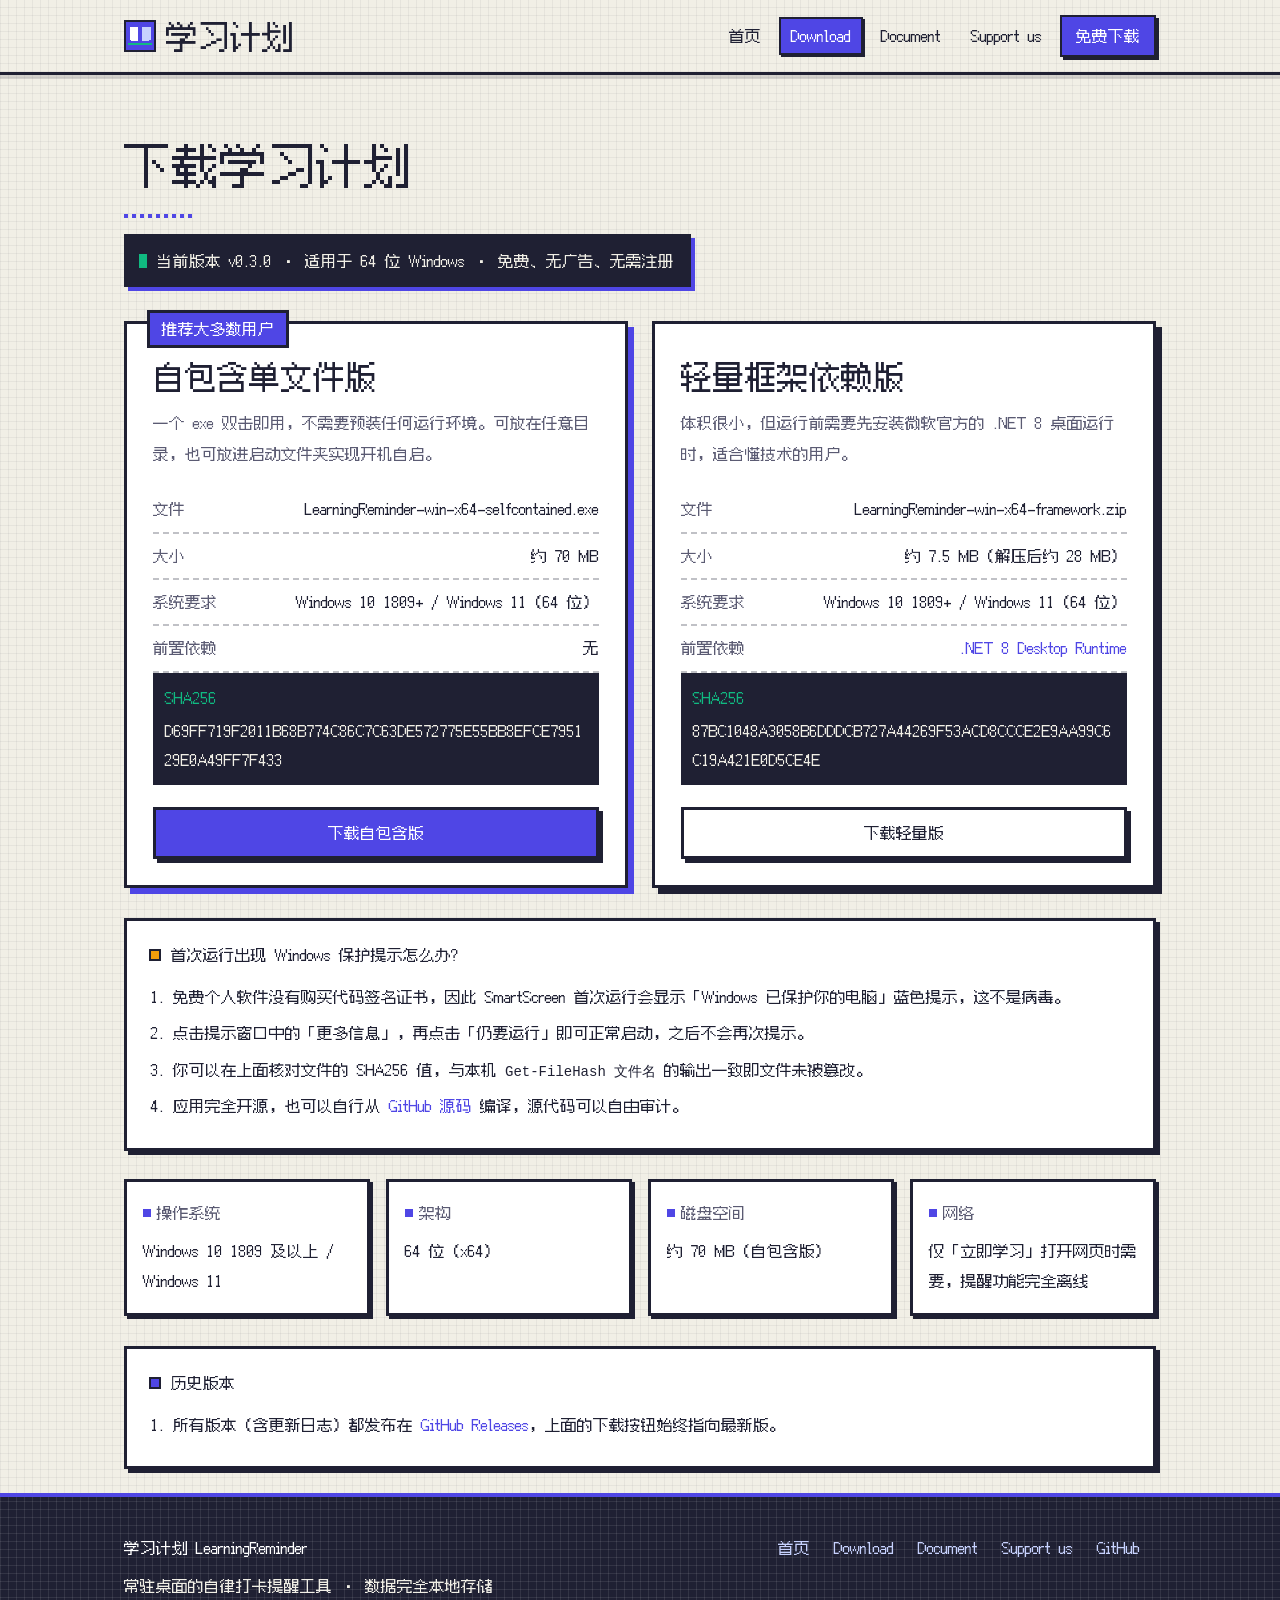
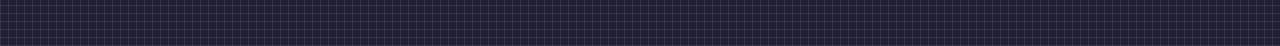
<file: docs/download.html>
<!DOCTYPE html>
<html lang="zh-CN">
<head>
  <meta charset="UTF-8" />
  <meta name="viewport" content="width=device-width, initial-scale=1.0" />
  <title>Download · 学习计划</title>
  <meta name="description" content="下载学习计划 Windows 桌面版：自包含单文件（推荐，免装运行时）或轻量框架依赖版。" />
  <link rel="icon" type="image/svg+xml" href="assets/logo.svg" />
  <link rel="stylesheet" href="assets/style.css" />
</head>
<body>

<header class="site-header">
  <div class="container nav">
    <a class="brand" href="index.html">
      <img src="assets/logo.svg" alt="学习计划 Logo" />
      <span>学习计划</span>
    </a>
    <nav class="nav-links">
      <a href="index.html">首页</a>
      <a href="download.html" class="active">Download</a>
      <a href="document.html">Document</a>
      <a href="support.html">Support us</a>
      <a class="nav-cta" href="#packages">免费下载</a>
    </nav>
  </div>
</header>

<div class="container">
  <section class="page-hero">
    <h1>下载学习计划</h1>
    <p class="term-line">当前版本 v0.3.0 · 适用于 64 位 Windows · 免费、无广告、无需注册</p>
  </section>

  <section id="packages" class="packages">
    <div class="download-grid">

      <div class="dl-card recommend">
        <span class="dl-badge">推荐大多数用户</span>
        <h3>自包含单文件版</h3>
        <p class="desc">一个 exe 双击即用，不需要预装任何运行环境。可放在任意目录，也可放进启动文件夹实现开机自启。</p>
        <ul class="dl-meta">
          <li><span class="k">文件</span><span class="v">LearningReminder-win-x64-selfcontained.exe</span></li>
          <li><span class="k">大小</span><span class="v">约 70 MB</span></li>
          <li><span class="k">系统要求</span><span class="v">Windows 10 1809+ / Windows 11（64 位）</span></li>
          <li><span class="k">前置依赖</span><span class="v">无</span></li>
          <li class="hash-row"><span class="k">SHA256</span><span class="hash">D69FF719F2011B68B774C86C7C63DE572775E55BB8EFCE795129E0A49FF7F433</span></li>
        </ul>
        <a class="btn btn-primary"
           href="https://github.com/liiyunxi/learning-reminder/releases/latest/download/LearningReminder-win-x64-selfcontained.exe">
          下载自包含版
        </a>
      </div>

      <div class="dl-card">
        <h3>轻量框架依赖版</h3>
        <p class="desc">体积很小，但运行前需要先安装微软官方的 .NET 8 桌面运行时，适合懂技术的用户。</p>
        <ul class="dl-meta">
          <li><span class="k">文件</span><span class="v">LearningReminder-win-x64-framework.zip</span></li>
          <li><span class="k">大小</span><span class="v">约 7.5 MB（解压后约 28 MB）</span></li>
          <li><span class="k">系统要求</span><span class="v">Windows 10 1809+ / Windows 11（64 位）</span></li>
          <li><span class="k">前置依赖</span><span class="v"><a href="https://dotnet.microsoft.com/download/dotnet/8.0" target="_blank" rel="noopener">.NET 8 Desktop Runtime</a></span></li>
          <li class="hash-row"><span class="k">SHA256</span><span class="hash">87BC1048A3058B6DDDCB727A44269F53ACD8CCCE2E9AA99C6C19A421E0D5CE4E</span></li>
        </ul>
        <a class="btn btn-ghost"
           href="https://github.com/liiyunxi/learning-reminder/releases/latest/download/LearningReminder-win-x64-framework.zip">
          下载轻量版
        </a>
      </div>

    </div>

    <div class="note-box">
      <h4>首次运行出现 Windows 保护提示怎么办？</h4>
      <ol>
        <li>免费个人软件没有购买代码签名证书，因此 SmartScreen 首次运行会显示「Windows 已保护你的电脑」蓝色提示，这不是病毒。</li>
        <li>点击提示窗口中的「更多信息」，再点击「仍要运行」即可正常启动，之后不会再次提示。</li>
        <li>你可以在上面核对文件的 SHA256 值，与本机 <code>Get-FileHash 文件名</code> 的输出一致即文件未被篡改。</li>
        <li>应用完全开源，也可以自行从 <a href="https://github.com/liiyunxi/learning-reminder" target="_blank" rel="noopener">GitHub 源码</a> 编译，源代码可以自由审计。</li>
      </ol>
    </div>

    <div class="req-grid">
      <div class="req-item"><div class="k">操作系统</div>Windows 10 1809 及以上 / Windows 11</div>
      <div class="req-item"><div class="k">架构</div>64 位（x64）</div>
      <div class="req-item"><div class="k">磁盘空间</div>约 70 MB（自包含版）</div>
      <div class="req-item"><div class="k">网络</div>仅「立即学习」打开网页时需要，提醒功能完全离线</div>
    </div>

    <div class="note-box info">
      <h4>历史版本</h4>
      <ol>
        <li>所有版本（含更新日志）都发布在 <a href="https://github.com/liiyunxi/learning-reminder/releases" target="_blank" rel="noopener">GitHub Releases</a>，上面的下载按钮始终指向最新版。</li>
      </ol>
    </div>
  </section>
</div>

<footer class="site-footer">
  <div class="container footer-row">
    <div>
      <div class="footer-brand">学习计划 LearningReminder</div>
      <div>常驻桌面的自律打卡提醒工具 · 数据完全本地存储</div>
    </div>
    <div>
      <a href="index.html">首页</a>
      <a href="download.html">Download</a>
      <a href="document.html">Document</a>
      <a href="support.html">Support us</a>
      <a href="https://github.com/liiyunxi/learning-reminder" target="_blank" rel="noopener">GitHub</a>
    </div>
  </div>
</footer>

</body>
</html>
</file>
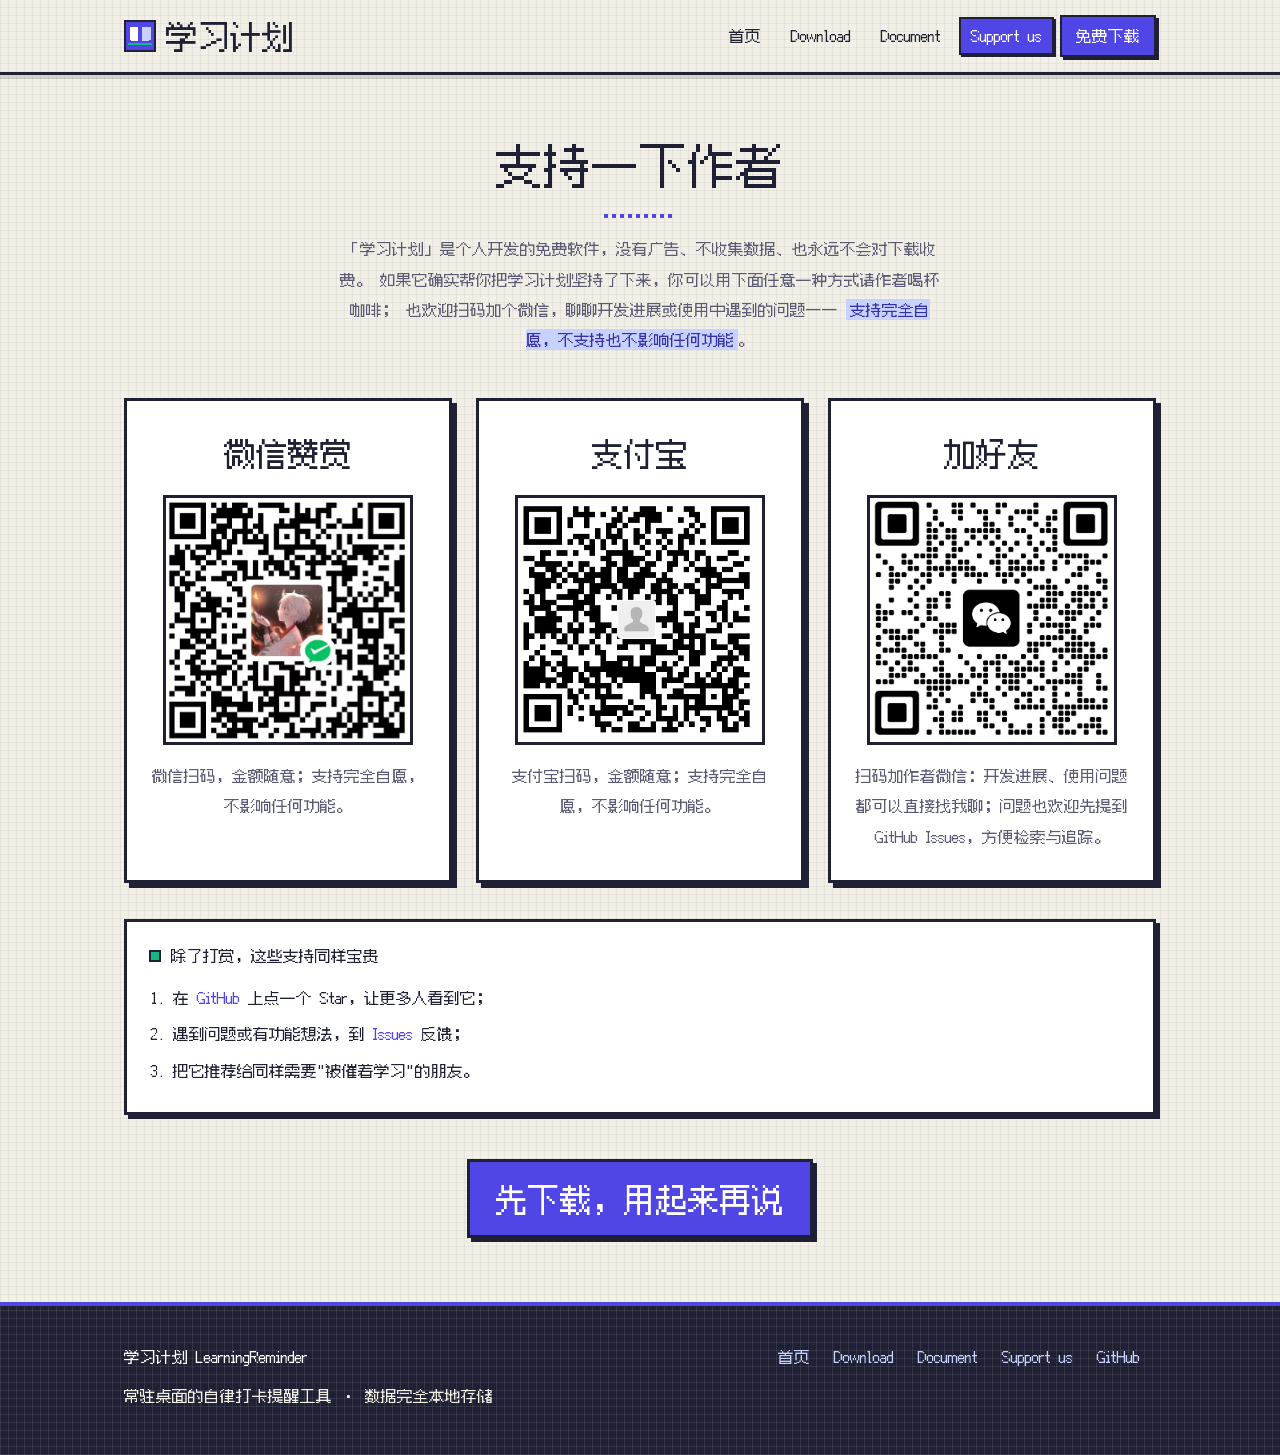
<file: docs/support.html>
<!DOCTYPE html>
<html lang="zh-CN">
<head>
  <meta charset="UTF-8" />
  <meta name="viewport" content="width=device-width, initial-scale=1.0" />
  <title>Support us · 支持作者 · 学习计划</title>
  <meta name="description" content="如果学习计划帮到了你，可以请作者喝杯咖啡。支持完全自愿，软件本身永久免费。" />
  <link rel="icon" type="image/svg+xml" href="assets/logo.svg" />
  <link rel="stylesheet" href="assets/style.css" />
</head>
<body>

<header class="site-header">
  <div class="container nav">
    <a class="brand" href="index.html">
      <img src="assets/logo.svg" alt="学习计划 Logo" />
      <span>学习计划</span>
    </a>
    <nav class="nav-links">
      <a href="index.html">首页</a>
      <a href="download.html">Download</a>
      <a href="document.html">Document</a>
      <a href="support.html" class="active">Support us</a>
      <a class="nav-cta" href="download.html">免费下载</a>
    </nav>
  </div>
</header>

<div class="container">
  <section class="page-hero center">
    <h1>支持一下作者</h1>
    <p>
      「学习计划」是个人开发的免费软件，没有广告、不收集数据、也永远不会对下载收费。
      如果它确实帮你把学习计划坚持了下来，你可以用下面任意一种方式请作者喝杯咖啡；
      也欢迎扫码加个微信，聊聊开发进展或使用中遇到的问题——
      <strong>支持完全自愿，不支持也不影响任何功能</strong>。
    </p>
  </section>

  <section class="support-section">
    <div class="support-grid">

      <div class="support-card">
        <h3>微信赞赏</h3>
        <div class="qr-slot qr-image">
          <img src="assets/qr/wechat-pay.jpg" alt="微信赞赏收款二维码"
               onerror="this.style.display='none';this.nextElementSibling.style.display='block';" />
          <p class="qr-fallback">微信收款码待放入<br />assets/qr/wechat-pay.jpg</p>
        </div>
        <p class="hint">微信扫码，金额随意；支持完全自愿，不影响任何功能。</p>
      </div>

      <div class="support-card">
        <h3>支付宝</h3>
        <div class="qr-slot qr-image">
          <img src="assets/qr/alipay.jpg" alt="支付宝收款二维码"
               onerror="this.style.display='none';this.nextElementSibling.style.display='block';" />
          <p class="qr-fallback">支付宝收款码待放入<br />assets/qr/alipay.jpg</p>
        </div>
        <p class="hint">支付宝扫码，金额随意；支持完全自愿，不影响任何功能。</p>
      </div>

      <div class="support-card">
        <h3>加好友</h3>
        <div class="qr-slot qr-image">
          <img src="assets/qr/wechat-friend.jpg" alt="作者微信二维码"
               onerror="this.style.display='none';this.nextElementSibling.style.display='block';" />
          <p class="qr-fallback">微信二维码待放入<br />assets/qr/wechat-friend.jpg</p>
        </div>
        <p class="hint">扫码加作者微信：开发进展、使用问题都可以直接找我聊；问题也欢迎先提到 GitHub Issues，方便检索与追踪。</p>
      </div>

    </div>

    <div class="note-box ok spaced">
      <h4>除了打赏，这些支持同样宝贵</h4>
      <ol>
        <li>在 <a href="https://github.com/liiyunxi/learning-reminder" target="_blank" rel="noopener">GitHub</a> 上点一个 Star，让更多人看到它；</li>
        <li>遇到问题或有功能想法，到 <a href="https://github.com/liiyunxi/learning-reminder/issues" target="_blank" rel="noopener">Issues</a> 反馈；</li>
        <li>把它推荐给同样需要"被催着学习"的朋友。</li>
      </ol>
    </div>

    <div class="support-cta">
      <a class="btn btn-primary btn-lg" href="download.html">先下载，用起来再说</a>
    </div>
  </section>
</div>

<footer class="site-footer">
  <div class="container footer-row">
    <div>
      <div class="footer-brand">学习计划 LearningReminder</div>
      <div>常驻桌面的自律打卡提醒工具 · 数据完全本地存储</div>
    </div>
    <div>
      <a href="index.html">首页</a>
      <a href="download.html">Download</a>
      <a href="document.html">Document</a>
      <a href="support.html">Support us</a>
      <a href="https://github.com/liiyunxi/learning-reminder" target="_blank" rel="noopener">GitHub</a>
    </div>
  </div>
</footer>

</body>
</html>
</file>
<file: docs/assets/style.css>
@charset "UTF-8";
/* ============================================================
   学习计划 官网 · 像素风主题（Pixel / 8-bit retro）
   与应用端共用同一套色板与像素视觉语言
   ------------------------------------------------------------
   硬性规则：
   · 无渐变填充（仅允许 repeating-linear-gradient 做 1px 硬边点阵）
   · 无玻璃拟态、无 backdrop-filter
   · 无模糊阴影 —— box-shadow 一律为 0 模糊的硬投影
   · 无圆角（全站不出现 border-radius）
   · 无 emoji、无外部图标库
   · 字号基准 16px（16 / 32 / 48 三档）；字重统一 400
   ============================================================ */

/* ---------- 自托管像素字体（本地 assets/fonts/，不引用任何 CDN） ---------- */
@font-face {
  font-family: "Fusion Pixel";
  src: url("fonts/fusion-pixel-12px-proportional-zh_hans.woff2") format("woff2");
  font-weight: 400;
  font-style: normal;
  font-display: swap;
}

:root {
  /* ---- 色板（与应用一致） ---- */
  --ink: #1F2033;
  --paper: #F1EFE6;
  --surface: #FFFFFF;
  --primary: #4F46E5;
  --primary-dark: #3730A3;
  --primary-soft: #C7D2FE;
  --success: #10B981;
  --warn: #F59E0B;
  --danger: #EF4444;
  --muted: #5B5B73;

  /* ---- 像素化固定值 ---- */
  --bw: 3px;                        /* 实心描边宽度 */
  --bw-thin: 2px;
  --shadow: 4px 4px 0 var(--ink);   /* 硬投影（0 模糊） */
  --shadow-hot: 4px 4px 0 var(--primary);

  /* ---- 硬边点阵 / 虚线像素图案（唯一允许的 repeating-linear-gradient 用法） ---- */
  --dot-ink:
    repeating-linear-gradient(90deg, rgba(31, 32, 51, .055) 0 1px, rgba(0, 0, 0, 0) 1px 8px),
    repeating-linear-gradient(0deg, rgba(31, 32, 51, .055) 0 1px, rgba(0, 0, 0, 0) 1px 8px);
  --dot-ink-dense:
    repeating-linear-gradient(90deg, rgba(31, 32, 51, .10) 0 1px, rgba(0, 0, 0, 0) 1px 8px),
    repeating-linear-gradient(0deg, rgba(31, 32, 51, .10) 0 1px, rgba(0, 0, 0, 0) 1px 8px);
  --dot-light:
    repeating-linear-gradient(90deg, rgba(255, 255, 255, .09) 0 1px, rgba(0, 0, 0, 0) 1px 8px),
    repeating-linear-gradient(0deg, rgba(255, 255, 255, .09) 0 1px, rgba(0, 0, 0, 0) 1px 8px);
  --dash-primary: repeating-linear-gradient(90deg, var(--primary) 0 4px, rgba(0, 0, 0, 0) 4px 8px);

  /* ---- 字体栈：像素字优先，中文/无衬线降级 ---- */
  --font-pixel:
    "Fusion Pixel",
    "Zpix",
    "Microsoft YaHei UI",
    "PingFang SC",
    "Hiragino Sans GB",
    "Source Han Sans SC",
    "Noto Sans CJK SC",
    "Segoe UI",
    system-ui,
    -apple-system,
    sans-serif;

  --max-width: 1080px;
}

*, *::before, *::after { box-sizing: border-box; }

html { scroll-behavior: smooth; }

body {
  margin: 0;
  font-family: var(--font-pixel);
  font-size: 16px;
  font-weight: 400;
  font-synthesis: none;          /* 禁止合成加粗，像素字加粗会糊 */
  font-variant-ligatures: none;
  line-height: 1.9;
  color: var(--ink);
  background-color: var(--paper);
  background-image: var(--dot-ink);
  -webkit-font-smoothing: none;
}

/* 位图资源统一走像素渲染 */
img, svg { image-rendering: pixelated; }

::selection { background: var(--primary); color: #FFFFFF; }

:focus-visible { outline: 3px solid var(--primary); outline-offset: 2px; }

/* ---------- 排版：16 / 32 / 48 三档，字重统一 400 ---------- */
h1, h2, h3, h4, h5, h6, strong, b { font-weight: 400; }
h1, h2, h3, h4, p, ul, ol, figure { margin: 0; }

h1 { font-size: 48px; line-height: 1.4; }
h2 { font-size: 32px; line-height: 1.5; }
h3 { font-size: 32px; line-height: 1.5; }
h4 { font-size: 16px; line-height: 1.8; }

a { color: var(--primary); text-decoration: none; }
a:hover { color: var(--primary-dark); }

/* 无衬线降级下 strong 不能靠加粗，改用像素荧光块强调 */
strong {
  color: var(--primary-dark);
  background: var(--primary-soft);
  padding: 0 4px;
}

code, kbd, samp {
  font-family: Consolas, "Cascadia Mono", "Courier New", monospace;
  font-size: 14px;
}

.container { max-width: var(--max-width); margin: 0 auto; padding: 0 24px; }

/* ============================================================
   顶栏
   ============================================================ */
.site-header {
  position: sticky;
  top: 0;
  z-index: 50;
  background-color: var(--paper);
  background-image: var(--dot-ink);
  border-bottom: var(--bw) solid var(--ink);
  box-shadow: 0 4px 0 rgba(31, 32, 51, .14);
}

.nav {
  display: flex;
  align-items: center;
  justify-content: space-between;
  gap: 16px;
  min-height: 72px;
  padding: 10px 24px;
}

.brand {
  display: flex;
  align-items: center;
  gap: 10px;
  font-size: 32px;
  line-height: 1.2;
  color: var(--ink);
}
.brand img {
  display: block;
  width: 32px;
  height: 32px;
  border: var(--bw-thin) solid var(--ink);
  background-color: var(--primary);
  image-rendering: pixelated;
}
.brand:hover { color: var(--primary); }

.nav-links { display: flex; align-items: center; flex-wrap: wrap; gap: 6px; }

.nav-links a {
  padding: 6px 10px;
  color: var(--ink);
  border: var(--bw-thin) solid transparent;
  line-height: 1.4;
}
.nav-links a:hover {
  background: var(--ink);
  color: var(--paper);
  border-color: var(--ink);
}
.nav-links a.active {
  background: var(--primary);
  color: #FFFFFF;
  border-color: var(--ink);
  box-shadow: 2px 2px 0 var(--ink);
}
.nav-links a.nav-cta {
  padding: 8px 14px;
  background: var(--primary);
  color: #FFFFFF;
  border-color: var(--ink);
  box-shadow: 3px 3px 0 var(--ink);
}
.nav-links a.nav-cta:hover { background: var(--primary-dark); color: #FFFFFF; }
.nav-links a.nav-cta:active { transform: translate(2px, 2px); box-shadow: 1px 1px 0 var(--ink); }

/* ============================================================
   按钮 —— 街机按键：硬投影，按下整体位移 (2px,2px) 且投影同步缩短
   ============================================================ */
.btn {
  display: inline-flex;
  align-items: center;
  justify-content: center;
  gap: 8px;
  padding: 12px 20px;
  font-family: inherit;
  font-size: 16px;
  font-weight: 400;
  line-height: 1.4;
  text-align: center;
  color: var(--ink);
  background: var(--surface);
  border: var(--bw) solid var(--ink);
  box-shadow: var(--shadow);
  cursor: pointer;
  transition: none;                /* 像素风不要缓动，按下即响应 */
  -webkit-appearance: none;
  appearance: none;
}
.btn:active { transform: translate(2px, 2px); box-shadow: 2px 2px 0 var(--ink); }

.btn-primary { background: var(--primary); color: #FFFFFF; }
.btn-primary:hover { background: var(--primary-dark); color: #FFFFFF; }

.btn-ghost { background: var(--surface); color: var(--ink); }
.btn-ghost:hover { background: var(--ink); color: var(--paper); }

.btn-lg { padding: 16px 26px; font-size: 32px; line-height: 1.3; }

/* ============================================================
   Hero
   ============================================================ */
.hero {
  position: relative;
  padding: 64px 0 72px;
  border-bottom: var(--bw) solid var(--ink);
  /* 底部一条 32px 高的像素点阵“地面” */
  background-image: var(--dot-ink-dense);
  background-repeat: repeat-x;
  background-position: left bottom;
  background-size: 8px 32px;
}

.hero-grid {
  display: grid;
  grid-template-columns: 1.05fr .95fr;
  gap: 48px;
  align-items: center;
}

/* 放大的像素 Logo —— 替代一切通用插画 */
.hero-copy::before {
  content: "";
  display: block;
  width: 96px;
  height: 96px;
  margin-bottom: 26px;
  background-color: var(--primary);
  background-image: url("logo.svg");
  background-repeat: no-repeat;
  background-position: center;
  background-size: 96px 96px;
  border: var(--bw) solid var(--ink);
  box-shadow: 6px 6px 0 var(--ink);
  image-rendering: pixelated;
}

.hero h1 { margin: 0 0 20px; }

/* 原来的渐变文字 -> 像素荧光块（实色，无渐变） */
.hero h1 .hl {
  display: inline-block;
  padding: 0 6px 2px;
  color: var(--primary-dark);
  background: var(--primary-soft);
  border-bottom: 4px solid var(--primary);
}

.hero p.lead {
  max-width: 500px;
  margin: 0 0 30px;
  color: var(--muted);
  line-height: 2;
}

.hero-actions { display: flex; flex-wrap: wrap; gap: 18px; }

.hero-meta { display: flex; flex-wrap: wrap; gap: 12px; margin-top: 30px; }
.hero-meta span {
  padding: 5px 10px;
  color: var(--ink);
  background: var(--surface);
  border: var(--bw-thin) solid var(--ink);
  box-shadow: 3px 3px 0 var(--ink);
}

/* ============================================================
   应用窗口示意（纯 CSS，无截图依赖）
   ============================================================ */
.mock-window {
  background: var(--surface);
  border: var(--bw) solid var(--ink);
  box-shadow: 8px 8px 0 var(--ink);
}

.mock-titlebar {
  display: flex;
  align-items: center;
  gap: 8px;
  height: 44px;
  padding: 0 14px;
  background: var(--primary);
  border-bottom: var(--bw) solid var(--ink);
}
.mock-dot { width: 12px; height: 12px; border: var(--bw-thin) solid var(--ink); }
.dot-danger { background: var(--danger); }
.dot-warn { background: var(--warn); }
.dot-ok { background: var(--success); }
.mock-title { margin-left: 8px; color: #FFFFFF; }

.mock-body { padding: 16px; }

.mock-progress-row {
  display: flex;
  align-items: center;
  justify-content: space-between;
  gap: 12px;
  margin-bottom: 12px;
}
.mock-progress-row .t { color: var(--ink); }
.mock-count { color: var(--muted); }

.mock-bar {
  height: 16px;
  margin-bottom: 14px;
  background: var(--paper);
  border: var(--bw-thin) solid var(--ink);
}
.mock-bar i { display: block; width: 50%; height: 100%; background: var(--primary); }

.mock-card {
  margin-bottom: 10px;
  padding: 12px 14px;
  background: var(--paper);
  border: var(--bw-thin) solid var(--ink);
}
.mock-card .row { display: flex; align-items: center; flex-wrap: wrap; gap: 8px; }
.mock-card .name { color: var(--ink); }
.mock-card .sub { margin-top: 8px; color: var(--muted); }

.mock-tag {
  padding: 2px 8px;
  color: var(--ink);
  background: var(--primary-soft);
  border: var(--bw-thin) solid var(--ink);
  line-height: 1.5;
}
.mock-tag.green { background: var(--success); color: var(--ink); }
.mock-tag.plain { background: var(--surface); color: var(--muted); }

.mock-toast {
  margin-top: 6px;
  padding: 12px 14px;
  background: var(--warn);
  border: var(--bw-thin) solid var(--ink);
  box-shadow: 4px 4px 0 var(--ink);
}
.mock-toast .tt { margin-bottom: 10px; color: var(--ink); }
.mock-toast .acts { display: flex; flex-wrap: wrap; gap: 8px; }
.mock-toast .acts i {
  padding: 3px 10px;
  font-style: normal;
  color: var(--ink);
  background: var(--surface);
  border: var(--bw-thin) solid var(--ink);
}
.mock-toast .acts i:first-child { background: var(--success); color: var(--ink); }

/* ============================================================
   通用区块
   ============================================================ */
.section { padding: 72px 0; }
.section.alt {
  background: var(--surface);
  border-top: var(--bw) solid var(--ink);
  border-bottom: var(--bw) solid var(--ink);
}

.section-head { max-width: 680px; margin: 0 auto 44px; text-align: center; }
.section-head h2 { margin: 0 0 14px; }
.section-head h2::after {
  content: "";
  display: block;
  width: 72px;
  height: 4px;
  margin: 16px auto 0;
  background-image: var(--dash-primary);
}
.section-head p { color: var(--muted); }

/* ---------- 功能面板 ---------- */
.features { display: grid; grid-template-columns: repeat(3, 1fr); gap: 20px; }

.feature {
  padding: 22px;
  background: var(--surface);
  border: var(--bw) solid var(--ink);
  box-shadow: var(--shadow);
}
.feature:hover { background: var(--primary-soft); }   /* hover 变色，不用透明度 */

.feature .icon {
  display: flex;
  align-items: center;
  justify-content: center;
  width: 48px;
  height: 48px;
  margin-bottom: 16px;
  color: #FFFFFF;
  background: var(--primary);
  border: var(--bw) solid var(--ink);
  box-shadow: 3px 3px 0 var(--ink);
}
.feature .icon svg { display: block; width: 24px; height: 24px; }
.feature:hover .icon { background: var(--surface); color: var(--primary); }

.feature h3 { margin: 0 0 8px; }
.feature p { color: var(--muted); }
.feature:hover p { color: var(--ink); }

/* ---------- 步骤面板 ---------- */
.steps { display: grid; grid-template-columns: repeat(3, 1fr); gap: 20px; }

.step {
  padding: 24px;
  background: var(--paper);
  border: var(--bw) solid var(--ink);
  box-shadow: var(--shadow);
}
.step .num {
  display: flex;
  align-items: center;
  justify-content: center;
  width: 48px;
  height: 48px;
  margin-bottom: 16px;
  font-size: 24px;
  line-height: 1;
  color: #FFFFFF;
  background: var(--primary);
  border: var(--bw) solid var(--ink);
  box-shadow: 3px 3px 0 var(--ink);
}
.step h3 { margin: 0 0 10px; }
.step p { color: var(--muted); }

/* ============================================================
   内页标题区
   ============================================================ */
.page-hero { padding: 56px 0 34px; }
.page-hero h1 { margin: 0 0 16px; }
.page-hero h1::after {
  content: "";
  display: block;
  width: 72px;
  height: 4px;
  margin: 16px 0 0;
  background-image: var(--dash-primary);
}
.page-hero p { max-width: 720px; color: var(--muted); }
.page-hero.center { text-align: center; }
.page-hero.center h1::after { margin-left: auto; margin-right: auto; }
.page-hero.center p { max-width: 600px; margin-left: auto; margin-right: auto; }

/* 版本信息 -> 深色像素终端窗口（绿色块状光标，非 emoji） */
.page-hero p.term-line {
  position: relative;
  display: inline-block;
  max-width: 100%;
  padding: 10px 14px 10px 30px;
  color: var(--paper);
  background: var(--ink);
  border: var(--bw) solid var(--ink);
  box-shadow: var(--shadow-hot);
  line-height: 1.7;
}
.page-hero p.term-line::before {
  content: "";
  position: absolute;
  left: 12px;
  top: 50%;
  transform: translateY(-50%);
  width: 8px;
  height: 14px;
  background: var(--success);
}

/* ============================================================
   下载页
   ============================================================ */
.packages { padding-bottom: 24px; scroll-margin-top: 104px; }

.download-grid { display: grid; grid-template-columns: 1fr 1fr; gap: 24px; }

.dl-card {
  position: relative;
  display: flex;
  flex-direction: column;
  padding: 28px 26px 26px;
  background: var(--surface);
  border: var(--bw) solid var(--ink);
  box-shadow: 6px 6px 0 var(--ink);
}
.dl-card.recommend { box-shadow: 6px 6px 0 var(--primary); }

.dl-badge {
  position: absolute;
  top: -14px;
  left: 20px;
  padding: 3px 12px;
  color: #FFFFFF;
  background: var(--primary);
  border: var(--bw) solid var(--ink);
  line-height: 1.6;
}

.dl-card h3 { margin: 0 0 8px; }
.dl-card .desc { margin: 0 0 18px; color: var(--muted); }

.dl-meta { margin: 0 0 22px; padding: 0; list-style: none; }
.dl-meta li {
  display: flex;
  justify-content: space-between;
  gap: 14px;
  padding: 7px 0;
  border-bottom: var(--bw-thin) dashed rgba(31, 32, 51, .28);
}
.dl-meta li:last-child { border-bottom: 0; }
.dl-meta .k { flex: 0 0 auto; color: var(--muted); }
.dl-meta .v { text-align: right; word-break: break-all; }

/* SHA256 -> 深色像素终端块 */
.dl-meta li.hash-row {
  display: block;
  padding: 10px 12px;
  background: var(--ink);
  border-bottom: 0;
}
.dl-meta li.hash-row .k { display: block; margin-bottom: 4px; color: var(--success); }
.dl-meta li.hash-row .hash {
  display: block;
  color: var(--paper);
  line-height: 1.8;
  word-break: break-all;
}

.dl-card .btn { width: 100%; margin-top: auto; }

/* ---------- 提示面板 ---------- */
.note-box {
  margin-top: 30px;
  padding: 20px 22px;
  background: var(--surface);
  border: var(--bw) solid var(--ink);
  box-shadow: var(--shadow);
}
.note-box h4 { display: flex; align-items: center; gap: 10px; margin: 0 0 12px; color: var(--ink); }
.note-box h4::before {
  content: "";
  flex: 0 0 auto;
  width: 12px;
  height: 12px;
  background: var(--warn);
  border: var(--bw-thin) solid var(--ink);
}
.note-box.info h4::before { background: var(--primary); }
.note-box.ok h4::before { background: var(--success); }
.note-box ol { padding-left: 24px; }
.note-box li { margin: 6px 0; }

.note-box.spaced { margin-top: 36px; }

/* ---------- 环境要求面板 ---------- */
.req-grid { display: grid; grid-template-columns: repeat(4, 1fr); gap: 16px; margin-top: 28px; }
.req-item {
  padding: 16px;
  background: var(--surface);
  border: var(--bw) solid var(--ink);
  box-shadow: 3px 3px 0 var(--ink);
}
.req-item .k {
  display: flex;
  align-items: center;
  gap: 6px;
  margin-bottom: 8px;
  color: var(--muted);
}
.req-item .k::before { content: ""; flex: 0 0 auto; width: 8px; height: 8px; background: var(--primary); }

/* ============================================================
   文档页
   ============================================================ */
.doc-layout {
  display: grid;
  grid-template-columns: 220px 1fr;
  gap: 32px;
  align-items: start;
  padding: 40px 0 80px;
}

.doc-toc {
  position: sticky;
  top: 96px;
  padding: 12px;
  background: var(--surface);
  border: var(--bw) solid var(--ink);
  box-shadow: var(--shadow);
}
.doc-toc a {
  display: block;
  padding: 7px 10px;
  color: var(--ink);
  border-left: 4px solid transparent;
}
.doc-toc a:hover {
  background: var(--ink);
  color: var(--paper);
  border-left-color: var(--success);
}

.doc-content {
  padding: 36px 40px;
  background: var(--surface);
  border: var(--bw) solid var(--ink);
  box-shadow: 6px 6px 0 var(--ink);
  line-height: 2;
}
.doc-content h2 {
  margin: 40px 0 14px;
  padding-bottom: 10px;
  border-bottom: var(--bw) solid var(--ink);
  scroll-margin-top: 104px;
}
.doc-content h2:first-child { margin-top: 0; }
.doc-content h3 {
  display: flex;
  align-items: center;
  gap: 10px;
  margin: 28px 0 10px;
  scroll-margin-top: 104px;
}
.doc-content h3::before {
  content: "";
  flex: 0 0 auto;
  width: 12px;
  height: 12px;
  background: var(--primary);
  border: var(--bw-thin) solid var(--ink);
}
.doc-content p { margin: 12px 0; }
.doc-content ul, .doc-content ol { margin: 12px 0; padding-left: 26px; }
.doc-content li { margin: 6px 0; }
.doc-content code {
  padding: 0 5px;
  color: var(--ink);
  background: var(--paper);
  border: var(--bw-thin) solid var(--ink);
}
.doc-content .path { word-break: break-all; }

.faq-item {
  margin: 16px 0;
  padding: 18px 20px;
  background: var(--paper);
  border: var(--bw-thin) solid var(--ink);
}
.faq-item:last-child { margin-bottom: 0; }
.faq-item h3 { margin: 0 0 8px; }
.faq-item p { margin: 0; color: var(--muted); }

/* ============================================================
   Support 页
   ============================================================ */
.support-section { padding: 8px 0 64px; }
.support-grid { display: grid; grid-template-columns: repeat(3, 1fr); gap: 24px; }

.support-card {
  padding: 28px 22px;
  text-align: center;
  background: var(--surface);
  border: var(--bw) solid var(--ink);
  box-shadow: 5px 5px 0 var(--ink);
}
.support-card h3 { margin: 0 0 18px; }

.qr-slot {
  display: flex;
  align-items: center;
  justify-content: center;
  width: 250px;
  height: 250px;
  max-width: 100%;
  margin: 0 auto 16px;
  padding: 12px;
  color: var(--muted);
  background-color: var(--paper);
  background-image: var(--dot-ink-dense);
  border: var(--bw) dashed var(--ink);
  line-height: 1.9;
}

/* 二维码真实图片：放入 assets/qr/ 对应文件后自动生效（无需改样式） */
.qr-slot.qr-image {
  padding: 0;
  border-style: solid;
  background-color: var(--surface);
  background-image: none;
}
.qr-slot img { width: 100%; height: 100%; object-fit: contain; image-rendering: auto; }
.qr-fallback { display: none; margin: 0; }

.support-card .hint { margin: 8px 0 0; color: var(--muted); }

.support-link-placeholder {
  display: inline-block;
  margin-top: 4px;
  padding: 8px 16px;
  color: var(--muted);
  background: var(--paper);
  border: var(--bw) solid var(--ink);
  box-shadow: 3px 3px 0 var(--ink);
}
.support-link-placeholder:hover { background: var(--ink); color: var(--paper); }

.support-cta { margin-top: 44px; text-align: center; }

/* ============================================================
   CTA 横幅 / 页脚
   ============================================================ */
.cta-band {
  margin: 0 0 72px;
  padding: 48px 32px;
  text-align: center;
  color: var(--paper);
  background-color: var(--ink);
  background-image: var(--dot-light);
  border: var(--bw) solid var(--ink);
  box-shadow: 8px 8px 0 var(--primary);
}
.cta-band h2 { font-size: 48px; margin: 0 0 14px; color: #FFFFFF; }
.cta-band p { margin: 0 0 28px; color: var(--primary-soft); }

.cta-band .btn-primary {
  color: var(--ink);
  background: var(--surface);
  box-shadow: 4px 4px 0 var(--primary);
}
.cta-band .btn-primary:hover { color: var(--ink); background: var(--primary-soft); }
.cta-band .btn-primary:active { transform: translate(2px, 2px); box-shadow: 2px 2px 0 var(--primary); }

.site-footer {
  padding: 36px 0 44px;
  color: var(--paper);
  background-color: var(--ink);
  background-image: var(--dot-light);
  border-top: 4px solid var(--primary);
}
.footer-row { display: flex; justify-content: space-between; flex-wrap: wrap; gap: 22px; }
.footer-brand { margin-bottom: 8px; color: #FFFFFF; }
.footer-row a {
  display: inline-block;
  margin-right: 16px;
  color: var(--primary-soft);
  border-bottom: var(--bw-thin) solid transparent;
}
.footer-row a:hover {
  color: var(--ink);
  background: var(--success);
  border-bottom-color: var(--success);
}

/* ============================================================
   响应式 —— 移动端单列
   ============================================================ */
@media (max-width: 960px) {
  .hero { padding: 48px 0 56px; }
  .hero-grid { grid-template-columns: 1fr; gap: 40px; }
  .features, .steps, .support-grid { grid-template-columns: 1fr; }
  .download-grid { grid-template-columns: 1fr; }
  .req-grid { grid-template-columns: repeat(2, 1fr); }
  .doc-layout { grid-template-columns: 1fr; gap: 24px; }
  .doc-toc { position: static; }
  .cta-band h2 { font-size: 32px; }
  .mock-window { box-shadow: 6px 6px 0 var(--ink); }
}

@media (max-width: 720px) {
  .container { padding: 0 16px; }
  .nav { flex-direction: column; align-items: flex-start; gap: 10px; padding: 12px 16px; }
  .nav-links { width: 100%; }

  h1 { font-size: 32px; }

  .hero-copy::before {
    width: 72px;
    height: 72px;
    margin-bottom: 20px;
    background-size: 72px 72px;
    box-shadow: 4px 4px 0 var(--ink);
  }
  .hero-actions { gap: 14px; }

  .section { padding: 48px 0; }

  .doc-content { padding: 24px 18px; box-shadow: 4px 4px 0 var(--ink); }
  .doc-content h2 { margin-top: 30px; }

  .cta-band { padding: 32px 20px; box-shadow: 6px 6px 0 var(--primary); }
  .dl-badge { left: 12px; }
  .req-grid { grid-template-columns: 1fr; }
  .btn-lg { padding: 14px 20px; }
}
</file>
